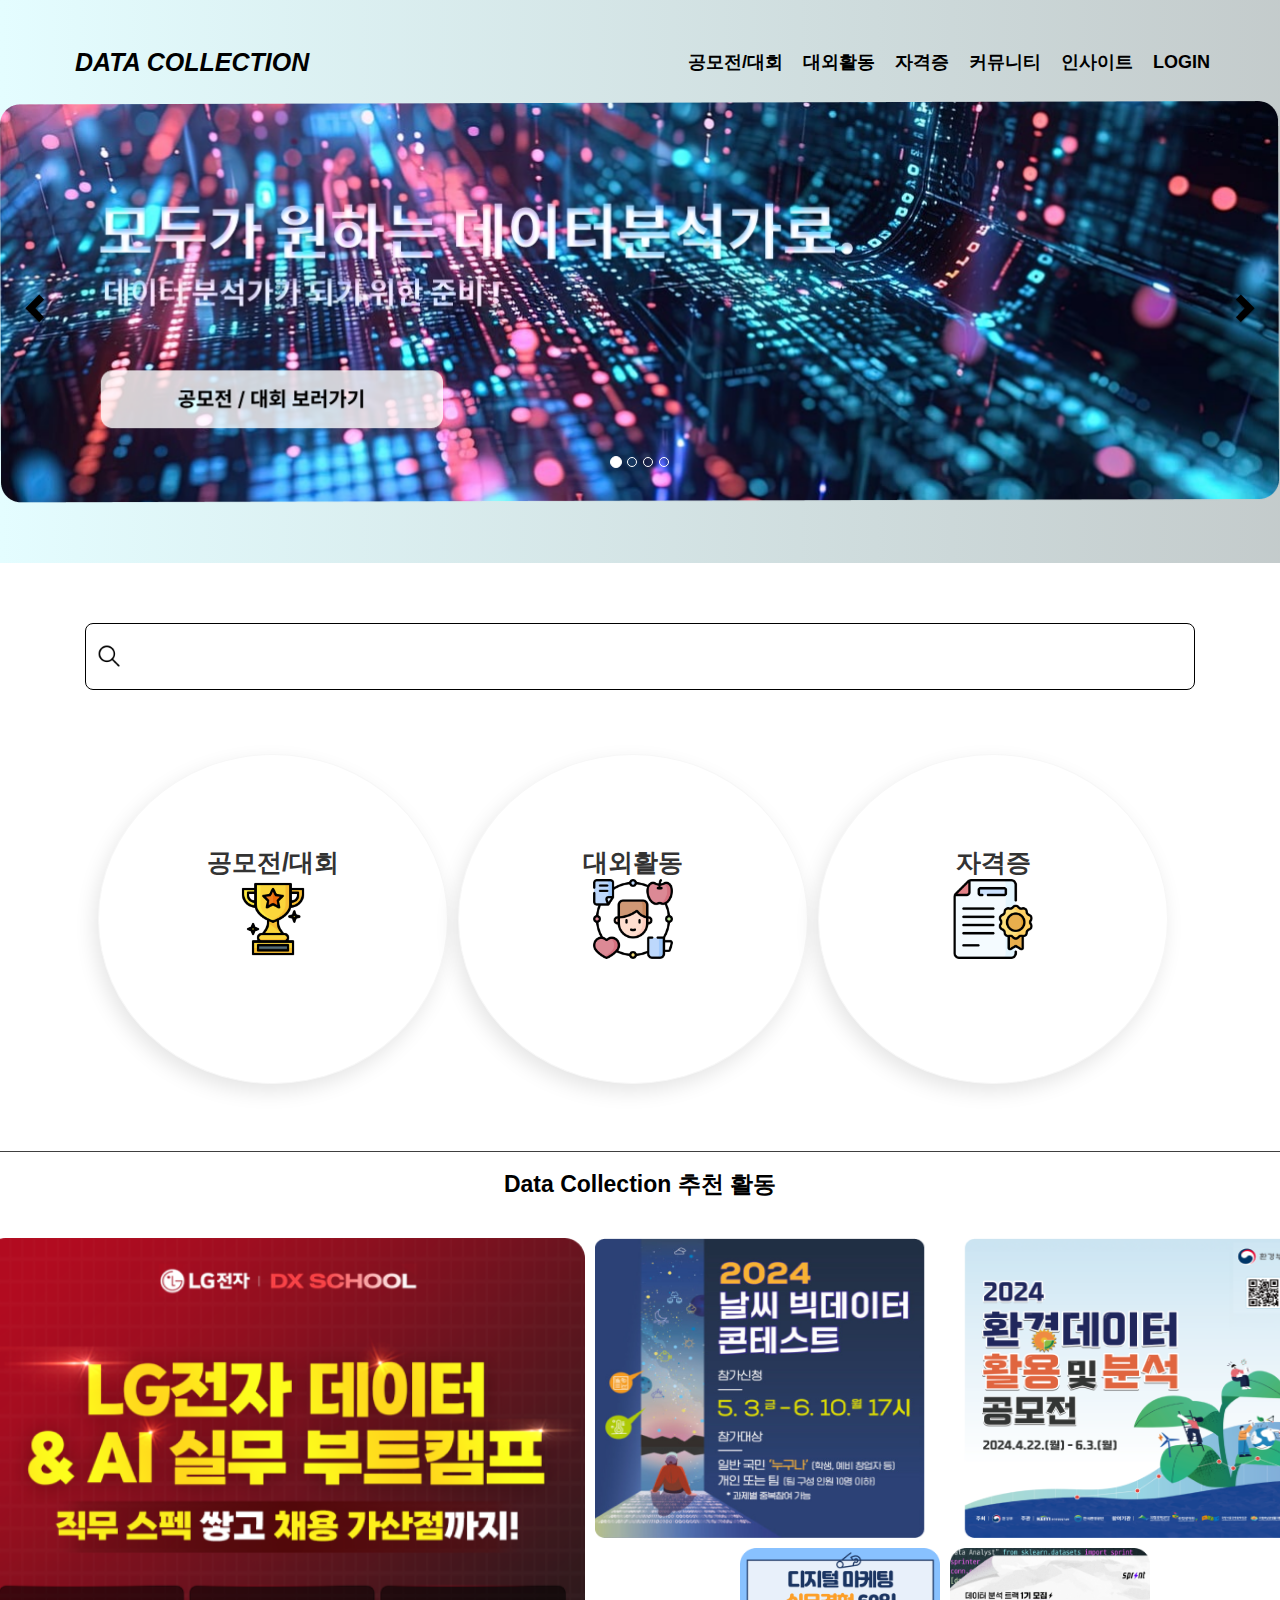
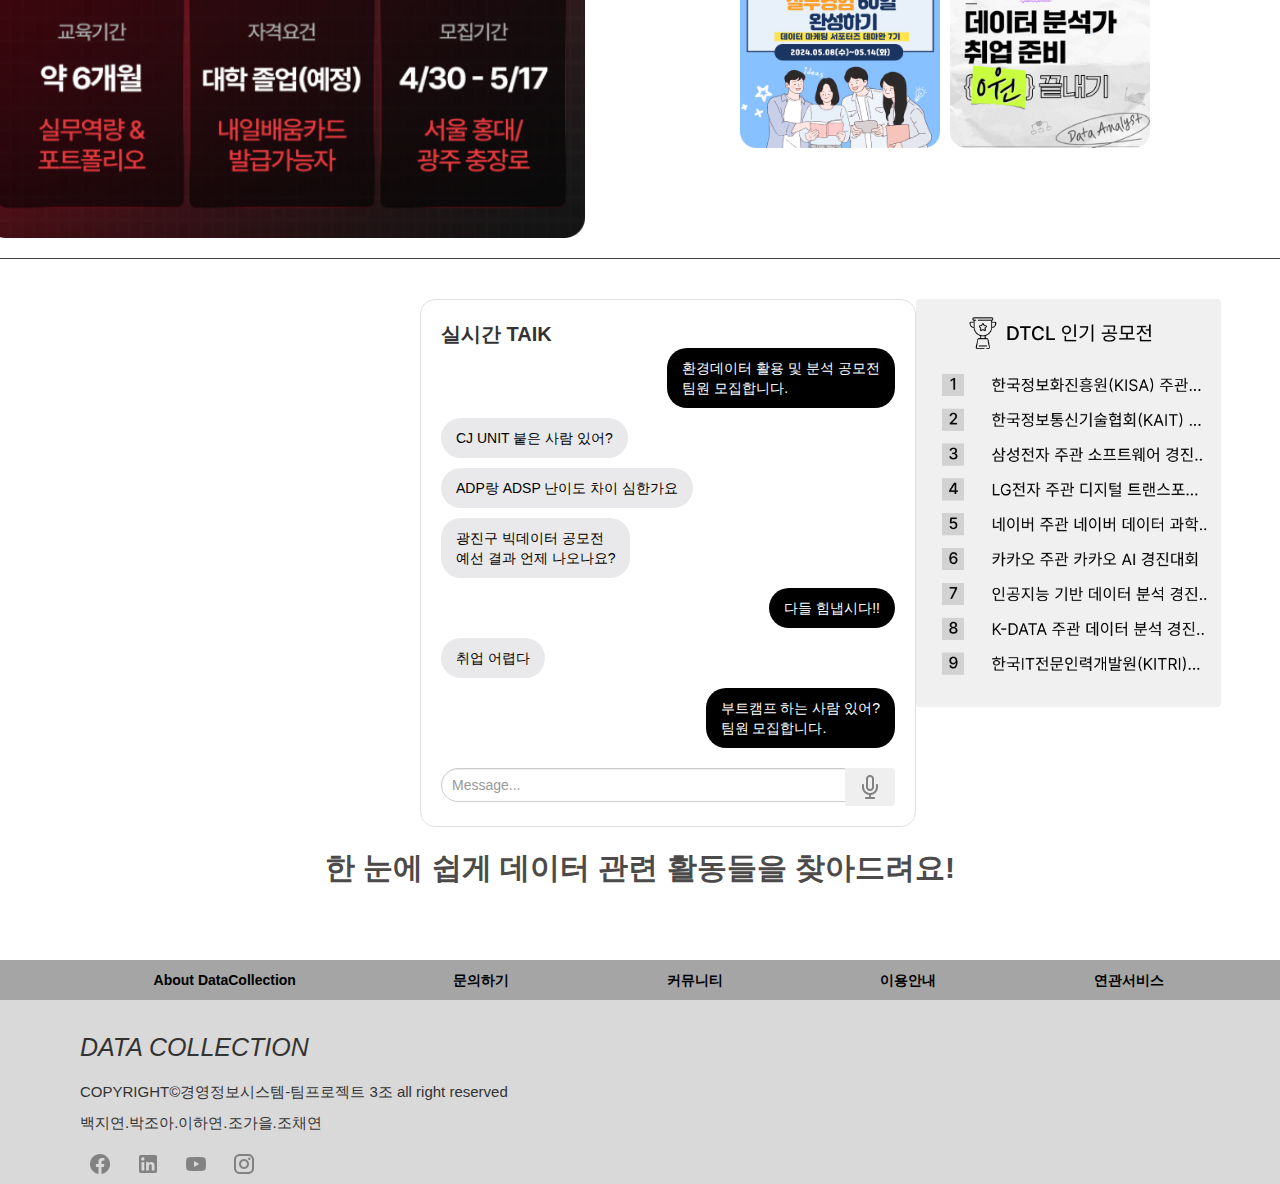
<file: index.html>
<!DOCTYPE html>
<html lang="ko">
  <head>
    <meta charset="UTF-8" />
    <meta name="viewport" content="width=device-width, initial-scale=1.0" />
    <title>DATA COLLECTION</title>
    <link rel="stylesheet" href="1page.css" />
    <script src="https://ajax.googleapis.com/ajax/libs/jquery/3.5.1/jquery.min.js"></script>
    <!-- Bootstrap CSS,자바스크립트 링크 -->
    <script src="https://maxcdn.bootstrapcdn.com/bootstrap/3.3.7/js/bootstrap.min.js"></script>
    <link
      rel="stylesheet"
      href="https://maxcdn.bootstrapcdn.com/bootstrap/3.3.7/css/bootstrap.min.css"
    />
  </head>

  <body>
    <div class="home-p-1">
      <div class="navigation bg-1">
        <div class="container">
          <span class="nav-title">DATA COLLECTION</span>
          <!-- 내비게이션 타이틀 -->
          <div class="menu-items">
            <!-- 각각 메뉴눌렀을 때 각 화면으로 이동하는 하이퍼링크 -->
            <a class="menu-item" href="3page.html">공모전/대회</a>
            <a class="menu-item" href="4page.html">대외활동</a>
            <a class="menu-item" href="5page.html">자격증</a>
            <a class="menu-item" href="6page.html">커뮤니티</a>
            <a class="menu-item" href="7page.html">인사이트</a>
            <a class="menu-item" href="2page.html">LOGIN</a>
          </div>
        </div>
      </div>
      <div id="myCarousel" class="carousel slide bg-1" data-ride="carousel">
        <!-- 캐러셀 슬라이더 -->
        <ol class="carousel-indicators">
          <li data-target="#myCarousel" data-slide-to="0" class="active"></li>
          <li data-target="#myCarousel" data-slide-to="1"></li>
          <li data-target="#myCarousel" data-slide-to="2"></li>
          <li data-target="#myCarousel" data-slide-to="3"></li>
        </ol>
        <!-- 캐러셀 슬라이더에 들어갈 이미지 -->
        <div class="carousel-inner" role="listbox">
          <div class="item active">
            <img src=" 네비게이션1.png" alt="네비게이션1" />
          </div>
          <div class="item">
            <img src=" 네비게이션2.png" alt="네비게이션2" />
          </div>
          <div class="item">
            <img src=" 네비게이션3.png" alt="네비게이션3" />
          </div>
          <div class="item">
            <img src=" 네비게이션4.png" alt="네비게이션4" />
          </div>
        </div>
        <!-- 캐러셀 화살표 -->
        <a
          class="left carousel-control"
          href="#myCarousel"
          role="button"
          data-slide="prev"
        >
          <span
            class="glyphicon glyphicon-chevron-left"
            aria-hidden="true"
          ></span>
          <span class="sr-only">Previous</span>
        </a>
        <a
          class="right carousel-control"
          href="#myCarousel"
          role="button"
          data-slide="next"
        >
          <span
            class="glyphicon glyphicon-chevron-right"
            aria-hidden="true"
          ></span>
          <span class="sr-only">Next</span>
        </a>
      </div>
    </div>
    <!-- 검색창 -->
    <div class="home-p-2">
      <div class="search-input-container">
        <div class="search-input">
          <img class="search" src=" search.png" alt="Search icon" />
          <span class="label">Search</span>
        </div>
      </div>
      <div class="cards">
        <div class="customer-quote">
          <div class="container-4">공모전/대회</div>
          <!-- 카드 제목 -->
          <div class="image"></div>
        </div>
        <div class="customer-quote-1">
          <div class="container-5">대외활동</div>
          <!-- 카드 제목 -->
          <div class="image"></div>
        </div>
        <div class="customer-quote-2">
          <div class="container-6">자격증</div>
          <!-- 카드 제목 -->
          <div class="image"></div>
        </div>
      </div>
      <div class="line-1"></div>
      <!-- 구분선 -->
      <div class="heading">
        <span class="data-collection">Data Collection 추천 활동</span>
        <!-- 섹션 헤딩 -->
      </div>
      <div class="container-7">
        <div class="group-5">
          <div class="left-container">
            <img
              class="icon-large"
              src=" 부트캠프 (2).png"
              alt="공모전 4"
            />
          </div>
          <div class="right-container">
            <div class="top-right">
              <img class="icon-wide" src="공모전1.png" alt="공모전 1" />
            </div>
            <div class="bottom-right">
              <img class="icon-small" src=" 공모전2.png" alt="공모전 2" />
              <img class="icon-small" src=" 공모전3.png" alt="공모전 3" />
            </div>
          </div>
        </div>
      </div>
      <div class="line-2"></div>
      <!-- 구분선 -->
      <div class="container-8">
        <div class="chat-container">
          <div class="talk">실시간 TAIK</div>
          <!-- 실시간 채팅 헤딩 -->
          <div class="chat-bubble sent">
            환경데이터 활용 및 분석 공모전<br />팀원 모집합니다.
          </div>
          <div class="chat-bubble received">CJ UNIT 붙은 사람 있어?</div>
          <div class="chat-bubble received">
            ADP랑 ADSP 난이도 차이 심한가요
          </div>
          <div class="chat-bubble received">
            광진구 빅데이터 공모전<br />예선 결과 언제 나오나요?
          </div>
          <div class="chat-bubble sent">다들 힘냅시다!!</div>
          <div class="chat-bubble received">취업 어렵다</div>
          <div class="chat-bubble sent">
            부트캠프 하는 사람 있어?<br />팀원 모집합니다.
          </div>
          <div class="input-group">
            <input type="text" class="form-control" placeholder="Message..." />
            <!-- 메시지 입력란 -->
            <span class="input-group-btn">
              <button class="btn btn-secondary" type="button">
                <img src=" p6_mic.png" />
              </button>
            </span>
          </div>
        </div>
        <div class="list-card">
          <div class="dctl"></div>
          <img class="dctl" src="공모전4.png" alt="공모전 4" />
        </div>
      </div>
      <div class="container-10">
        <div class="container-11"></div>
        한 눈에 쉽게 데이터 관련 활동들을 찾아드려요!
        <!-- 소개 텍스트 -->
      </div>
    </div>
    <!-- FOOTER -->
    <!-- footer_1-->
    <div class="bg-foot1">
      <a class="foot1-item">About DataCollection</a>
      <a class="foot1-item">문의하기</a>
      <a class="foot1-item" href="6page.html" >커뮤니티</a>
      <a class="foot1-item">이용안내</a>
      <a class="foot1-item">연관서비스</a>

    </div>
    <!-- footer_2 -->
    <div class="bg-foot2 ">
      <p class="foot2-DC">DATA COLLECTION</p>
      <p class="foot2-abc">
        COPYRIGHT&copy;경영정보시스템-팀프로젝트 3조 all right reserved</p>
      <p class="foot2-abc">백지연.박조아.이하연.조가을.조채연</p>
      <img src=" Social Icons.png" />
    </div>
  </body>
</html>
</file>
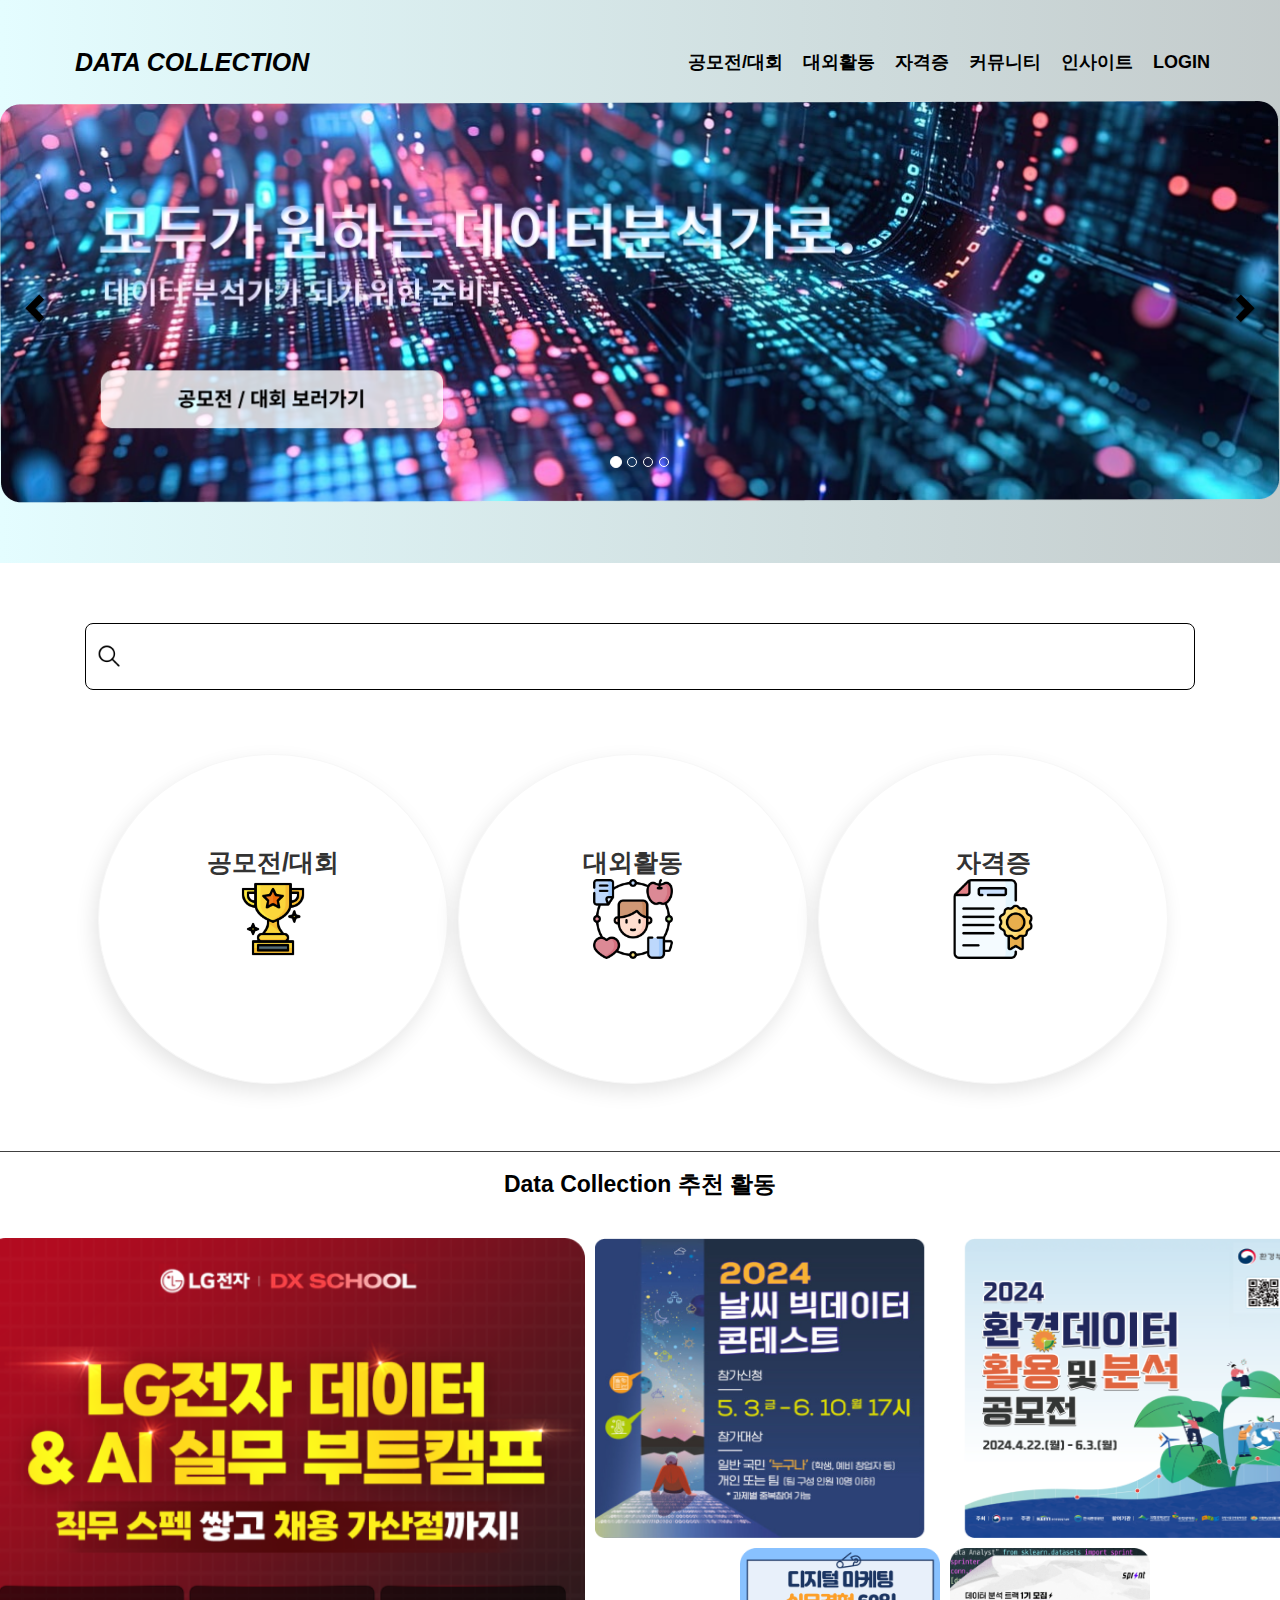
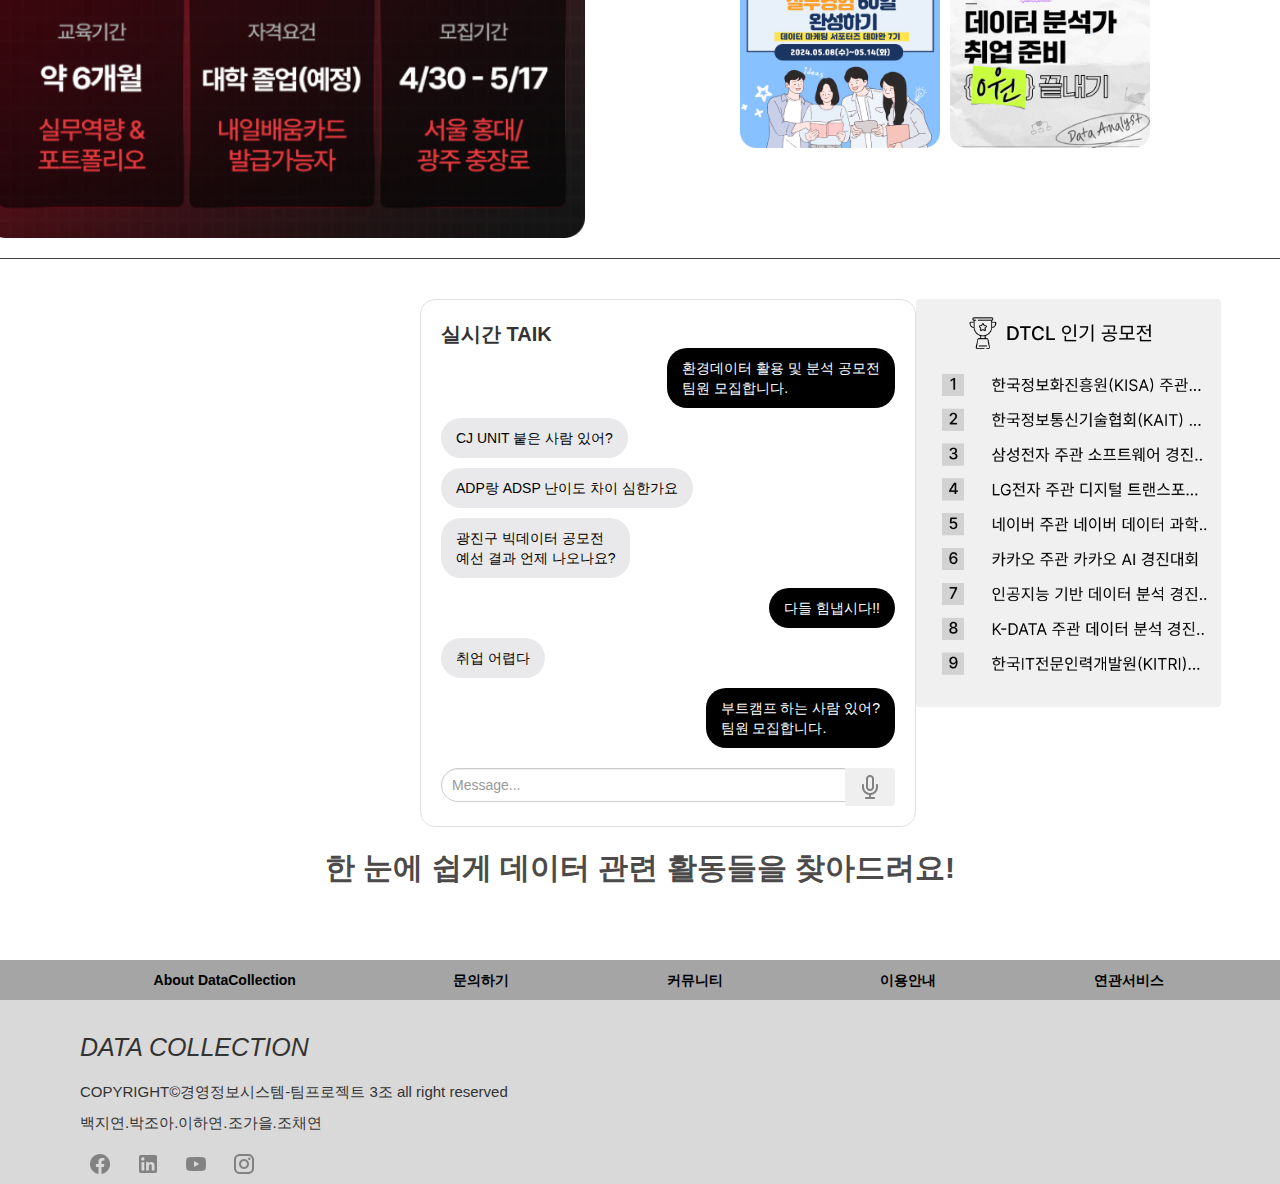
<file: 1page.html>
<!DOCTYPE html>
<html lang="ko">
  <head>
    <meta charset="UTF-8" />
    <meta name="viewport" content="width=device-width, initial-scale=1.0" />
    <title>DATA COLLECTION</title>
    <link rel="stylesheet" href="1page.css" />
    <script src="https://ajax.googleapis.com/ajax/libs/jquery/3.5.1/jquery.min.js"></script>
    <!-- Bootstrap CSS,자바스크립트 링크 -->
    <script src="https://maxcdn.bootstrapcdn.com/bootstrap/3.3.7/js/bootstrap.min.js"></script>
    <link
      rel="stylesheet"
      href="https://maxcdn.bootstrapcdn.com/bootstrap/3.3.7/css/bootstrap.min.css"
    />
  </head>

  <body>
    <div class="home-p-1">
      <div class="navigation bg-1">
        <div class="container">
          <span class="nav-title">DATA COLLECTION</span>
          <!-- 내비게이션 타이틀 -->
          <div class="menu-items">
            <!-- 각각 메뉴눌렀을 때 각 화면으로 이동하는 하이퍼링크 -->
            <a class="menu-item" href="3page.html">공모전/대회</a>
            <a class="menu-item" href="4page.html">대외활동</a>
            <a class="menu-item" href="5page.html">자격증</a>
            <a class="menu-item" href="6page.html">커뮤니티</a>
            <a class="menu-item" href="7page.html">인사이트</a>
            <a class="menu-item" href="2page.html">LOGIN</a>
          </div>
        </div>
      </div>
      <div id="myCarousel" class="carousel slide bg-1" data-ride="carousel">
        <!-- 캐러셀 슬라이더 -->
        <ol class="carousel-indicators">
          <li data-target="#myCarousel" data-slide-to="0" class="active"></li>
          <li data-target="#myCarousel" data-slide-to="1"></li>
          <li data-target="#myCarousel" data-slide-to="2"></li>
          <li data-target="#myCarousel" data-slide-to="3"></li>
        </ol>
        <!-- 캐러셀 슬라이더에 들어갈 이미지 -->
        <div class="carousel-inner" role="listbox">
          <div class="item active">
            <img src=" 네비게이션1.png" alt="네비게이션1" />
          </div>
          <div class="item">
            <img src=" 네비게이션2.png" alt="네비게이션2" />
          </div>
          <div class="item">
            <img src=" 네비게이션3.png" alt="네비게이션3" />
          </div>
          <div class="item">
            <img src=" 네비게이션4.png" alt="네비게이션4" />
          </div>
        </div>
        <!-- 캐러셀 화살표 -->
        <a
          class="left carousel-control"
          href="#myCarousel"
          role="button"
          data-slide="prev"
        >
          <span
            class="glyphicon glyphicon-chevron-left"
            aria-hidden="true"
          ></span>
          <span class="sr-only">Previous</span>
        </a>
        <a
          class="right carousel-control"
          href="#myCarousel"
          role="button"
          data-slide="next"
        >
          <span
            class="glyphicon glyphicon-chevron-right"
            aria-hidden="true"
          ></span>
          <span class="sr-only">Next</span>
        </a>
      </div>
    </div>
    <!-- 검색창 -->
    <div class="home-p-2">
      <div class="search-input-container">
        <div class="search-input">
          <img class="search" src=" search.png" alt="Search icon" />
          <span class="label">Search</span>
        </div>
      </div>
      <div class="cards">
        <div class="customer-quote">
          <div class="container-4">공모전/대회</div>
          <!-- 카드 제목 -->
          <div class="image"></div>
        </div>
        <div class="customer-quote-1">
          <div class="container-5">대외활동</div>
          <!-- 카드 제목 -->
          <div class="image"></div>
        </div>
        <div class="customer-quote-2">
          <div class="container-6">자격증</div>
          <!-- 카드 제목 -->
          <div class="image"></div>
        </div>
      </div>
      <div class="line-1"></div>
      <!-- 구분선 -->
      <div class="heading">
        <span class="data-collection">Data Collection 추천 활동</span>
        <!-- 섹션 헤딩 -->
      </div>
      <div class="container-7">
        <div class="group-5">
          <div class="left-container">
            <img
              class="icon-large"
              src=" 부트캠프 (2).png"
              alt="공모전 4"
            />
          </div>
          <div class="right-container">
            <div class="top-right">
              <img class="icon-wide" src="공모전1.png" alt="공모전 1" />
            </div>
            <div class="bottom-right">
              <img class="icon-small" src=" 공모전2.png" alt="공모전 2" />
              <img class="icon-small" src=" 공모전3.png" alt="공모전 3" />
            </div>
          </div>
        </div>
      </div>
      <div class="line-2"></div>
      <!-- 구분선 -->
      <div class="container-8">
        <div class="chat-container">
          <div class="talk">실시간 TAIK</div>
          <!-- 실시간 채팅 헤딩 -->
          <div class="chat-bubble sent">
            환경데이터 활용 및 분석 공모전<br />팀원 모집합니다.
          </div>
          <div class="chat-bubble received">CJ UNIT 붙은 사람 있어?</div>
          <div class="chat-bubble received">
            ADP랑 ADSP 난이도 차이 심한가요
          </div>
          <div class="chat-bubble received">
            광진구 빅데이터 공모전<br />예선 결과 언제 나오나요?
          </div>
          <div class="chat-bubble sent">다들 힘냅시다!!</div>
          <div class="chat-bubble received">취업 어렵다</div>
          <div class="chat-bubble sent">
            부트캠프 하는 사람 있어?<br />팀원 모집합니다.
          </div>
          <div class="input-group">
            <input type="text" class="form-control" placeholder="Message..." />
            <!-- 메시지 입력란 -->
            <span class="input-group-btn">
              <button class="btn btn-secondary" type="button">
                <img src=" p6_mic.png" />
              </button>
            </span>
          </div>
        </div>
        <div class="list-card">
          <div class="dctl"></div>
          <img class="dctl" src="공모전4.png" alt="공모전 4" />
        </div>
      </div>
      <div class="container-10">
        <div class="container-11"></div>
        한 눈에 쉽게 데이터 관련 활동들을 찾아드려요!
        <!-- 소개 텍스트 -->
      </div>
    </div>
    <!-- FOOTER -->
    <!-- footer_1-->
    <div class="bg-foot1">
      <a class="foot1-item">About DataCollection</a>
      <a class="foot1-item">문의하기</a>
      <a class="foot1-item" href="6page.html" >커뮤니티</a>
      <a class="foot1-item">이용안내</a>
      <a class="foot1-item">연관서비스</a>

    </div>
    <!-- footer_2 -->
    <div class="bg-foot2 ">
      <p class="foot2-DC">DATA COLLECTION</p>
      <p class="foot2-abc">
        COPYRIGHT&copy;경영정보시스템-팀프로젝트 3조 all right reserved</p>
      <p class="foot2-abc">백지연.박조아.이하연.조가을.조채연</p>
      <img src=" Social Icons.png" />
    </div>
  </body>
</html>
</file>
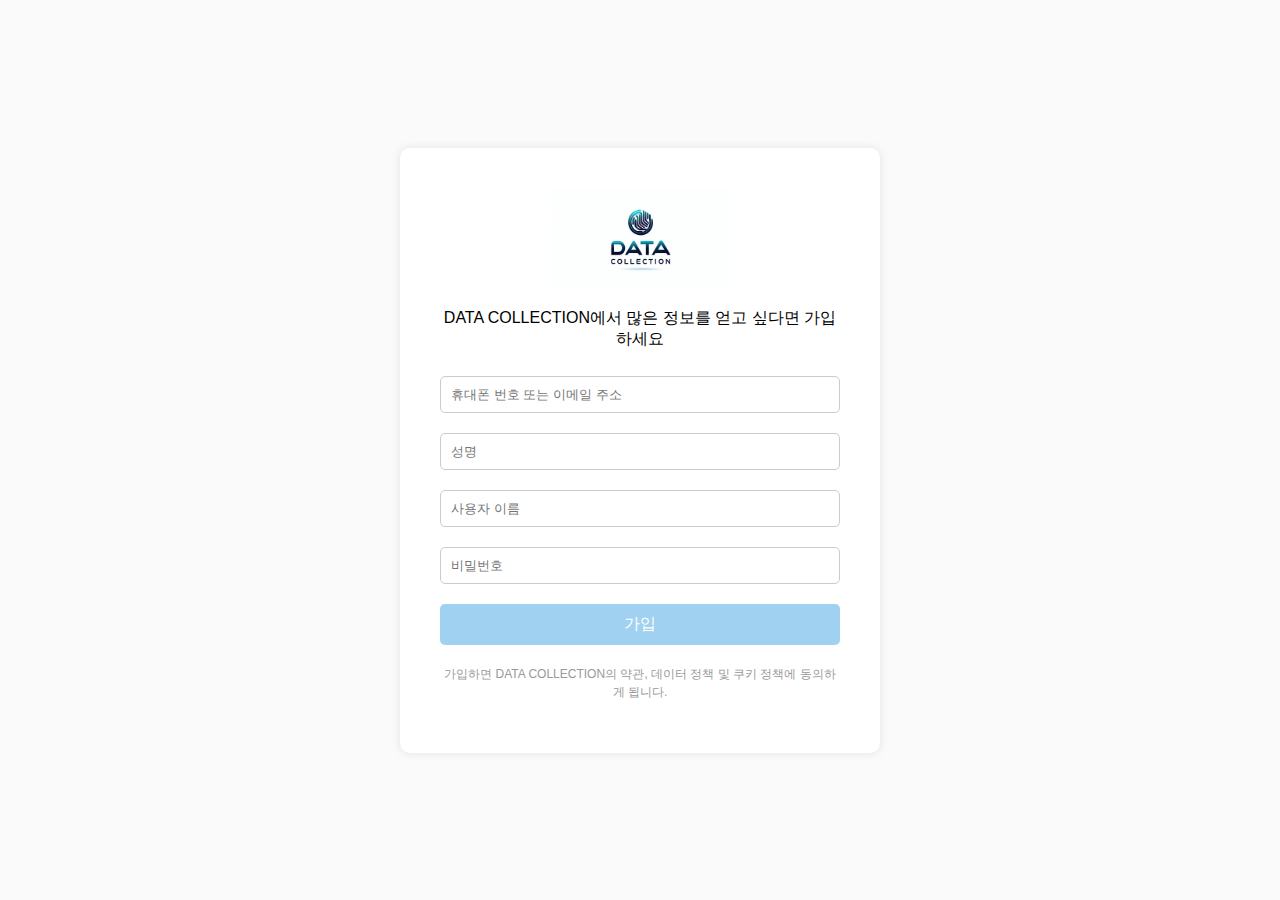
<file: 2page.html>
<!DOCTYPE html>
<html lang="ko">
  <head>
    <meta charset="UTF-8" />
    <title>가입하기</title>
    <link rel="stylesheet" href="2page.css" />
  </head>
  <body>
    <div class="signupBox">
      <a href="1page.html">
        <!-- 이미지 눌렀을 때 홈화면으로 이동 -->
        <img src="data collection.webp" alt="로고" class="logo" />
      </a>
      <p>DATA COLLECTION에서 많은 정보를 얻고 싶다면 가입하세요</p>
      <form class="signupForm">
        <!-- 가입폼 -->
        <input
          type="text"
          class="phoneOrEmail"
          placeholder="휴대폰 번호 또는 이메일 주소"
        />
        <input type="text" class="fullname" placeholder="성명" />
        <input type="text" class="username" placeholder="사용자 이름" />
        <input type="password" class="password" placeholder="비밀번호" />
        <button type="submit" disabled class="disabled">가입</button>
      </form>
      <p class="policy">
        가입하면 DATA COLLECTION의 약관, 데이터 정책 및 쿠키 정책에 동의하게
        됩니다.
      </p>
    </div>
  </body>
</html>
</file>
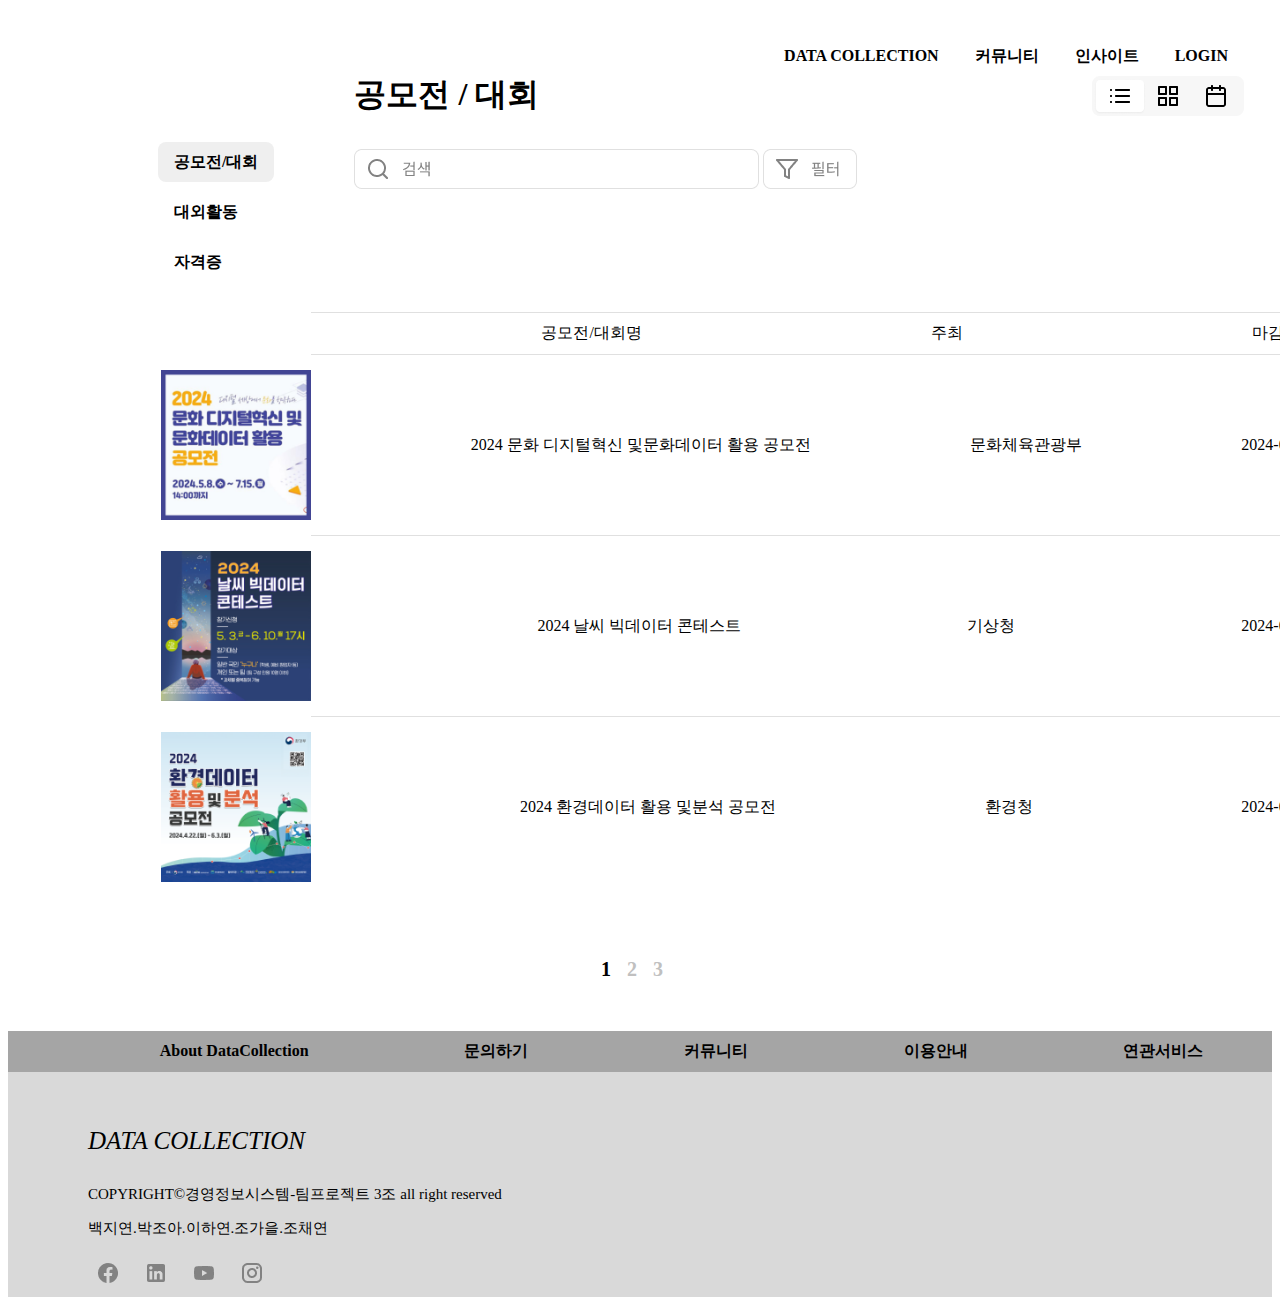
<file: 3page.html>
<!DOCTYPE html>
<html lang="ko">
  <head>
    <meta charset="UTF-8" />
    <meta name="viewport" content="width=device-width, initial-scale=1.0" />
    <title>공모전/대회 DataCollection</title>
    <link rel="stylesheet" href="3page.css" />
    <link
      rel="stylesheet"
      href="https://cdnjs.cloudflare.com/ajax/libs/font-awesome/6.2.0/css/all.min.css"/>
    <script src="https://ajax.googleapis.com/ajax/libs/jquery/3.5.1/jquery.min.js"></script>
    <script src="https://maxcdn.bootstrapcdn.com/bootstrap/3.3.7/js/bootstrap.min.js"></script>
  </head>

  <body>
    <!-- HEADER -->
    <!-- 홈이동, 커뮤니티, 인사이트, 로그인 이동(action)-->
    <div class="container_p345">
      <div class="menu-items">
        <a class="menu-item" href="1page.html">DATA COLLECTION</a>
        <a class="menu-item" href="6page.html">커뮤니티</a>
        <a class="menu-item" href="7page.html">인사이트</a>
        <a class="menu-item" href="2page.html">LOGIN</a>
      </div>
    </div>
    <!-- 왼쪽 컨데이너 (action) -->
    <div class="container">
      <div class="sidebar">
        <a class="menu-item active" href="3page.html">공모전/대회</a>
        <a class="menu-item" href="4page.html">대외활동</a>
        <a class="menu-item" href="5page.html">자격증</a>
      </div>
      <!-- PAGE_NAME_HEADER , SEARCH , FILTER -->
      <div class="header">
        <h1>공모전 / 대회</h1>
        <div class="search-filter">
          <img src=" p345_Search.png" />
          <img src=" p345_filter.png"/>
          </div>
        </div>
      </div>
      <!-- 오른쪽 아이콘들 -->
      <div class="header-icons">
        <img class="p345_header_icons" src=" p345_header_icons.png">
      </div>
    </div>

    <!-- MAIN_CONTENT , 표 상단 / list header -->
    <div class="main-content">
      <div class="images"></div>
      <div class="list">
        <div class="list-header">
          <span>공모전/대회명</span>
          <span>주최</span>
          <span>마감일자</span>
        </div>
        <!-- LIST ITEMS 표 안 정보(사진/활동이름/주최/마감일자 ) -->
        <div class="list-item">
          <img class="icon4" src=" 공1.png" />
          <span>2024 문화 디지털혁신 및문화데이터 활용 공모전</span>
          <span>문화체육관광부</span>
          <span>2024-07-15</span>
        </div>
        <div class="list-item">
          <img class="icon5" src=" 공2.png" />
          <span>2024 날씨 빅데이터 콘테스트</span>
          <span>기상청</span>
          <span>2024-06-10</span>
        </div>
        <div class="list-item">
          <img class="icon6" src=" 공3.png" />
          <span>2024 환경데이터 활용 및분석 공모전</span>
          <span>환경청</span>
          <span>2024-06-03</span>
        </div>
      </div>
    </div>
    <!-- page_num -->
    <div class="pagination">
      <span class="page-number active">1</span>
      <span class="page-number">2</span>
      <span class="page-number">3</span>
    </div>
    <!-- FOOTER -->
    <!-- footer_1-->
    <div class="bg-foot1">
      <a class="foot1-item">About DataCollection</a>
      <a class="foot1-item">문의하기</a>
      <a class="foot1-item" href="6page.html" >커뮤니티</a>
      <a class="foot1-item">이용안내</a>
      <a class="foot1-item">연관서비스</a>

    </div>
    <!-- footer_2 -->
    <div class="bg-foot2 ">
      <p class="foot2-DC">DATA COLLECTION</p>
      <p class="foot2-abc">
        COPYRIGHT&copy;경영정보시스템-팀프로젝트 3조 all right reserved</p>
      <p class="foot2-abc">백지연.박조아.이하연.조가을.조채연</p>
      <img src=" Social Icons.png" />
    </div>
  </body>
</html>
</file>
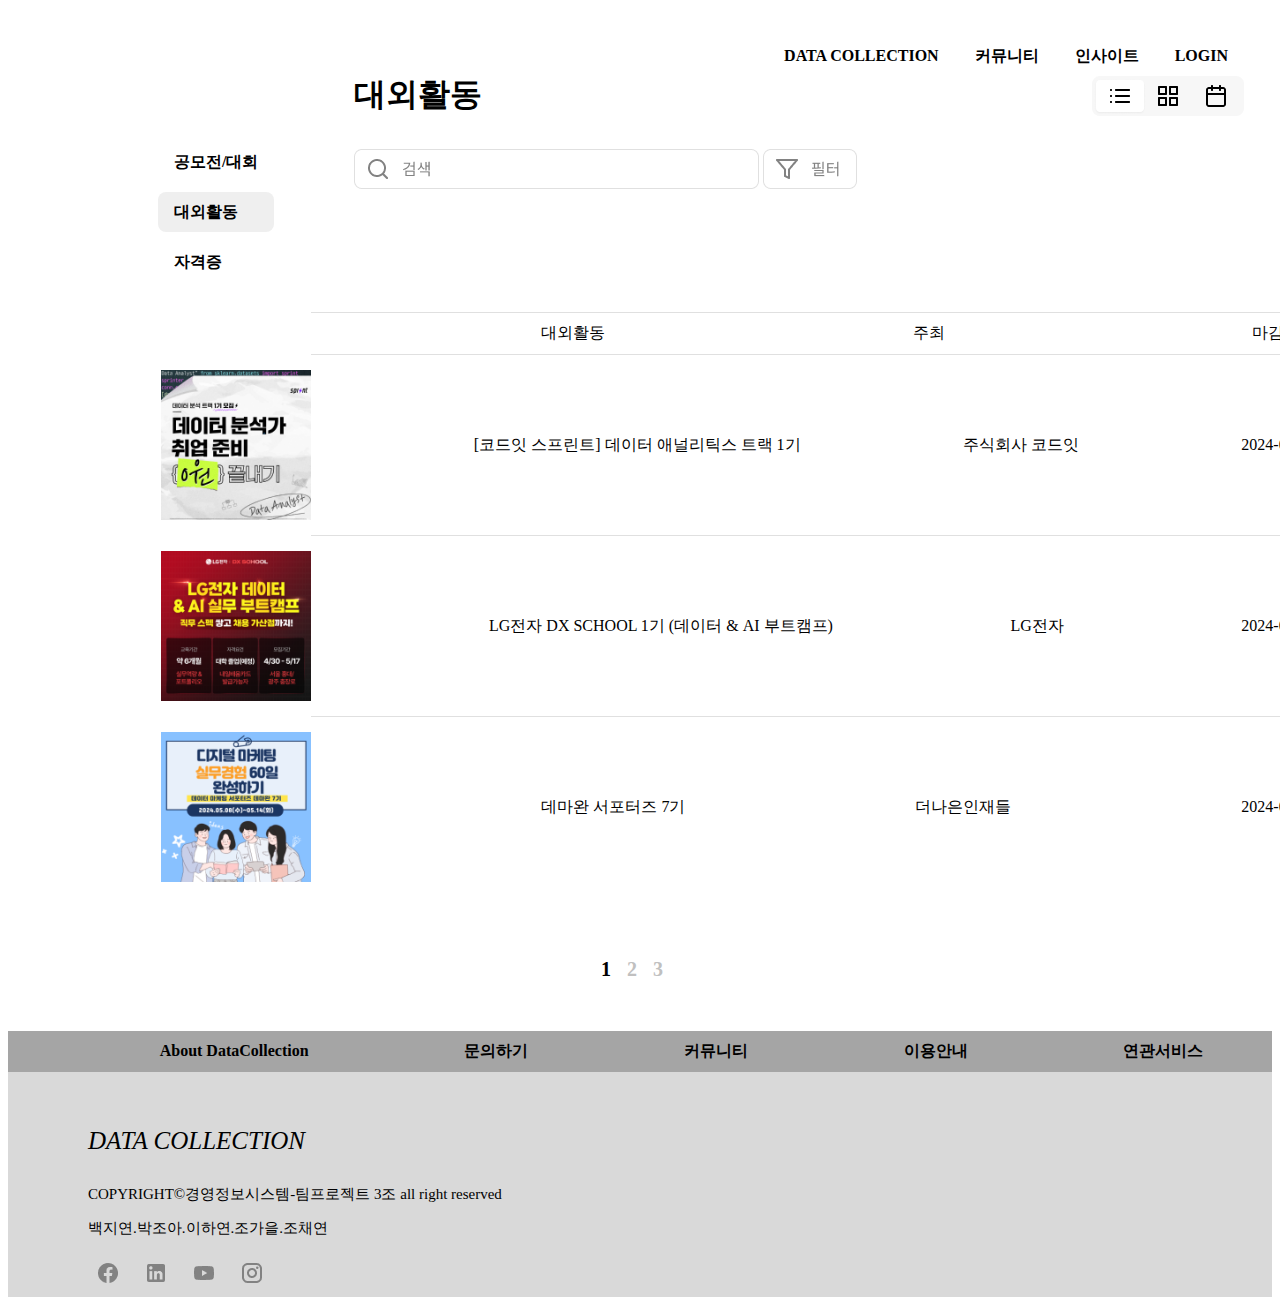
<file: 4page.html>
<!DOCTYPE html>
<html lang="en">
  <head>
    <meta charset="UTF-8" />
    <meta name="viewport" content="width=device-width, initial-scale=1.0" />
    <title>대외활동 DataCollection</title>
    <link rel="stylesheet" href="4page.css" />
    <link
      rel="stylesheet"
      href="https://cdnjs.cloudflare.com/ajax/libs/font-awesome/6.2.0/css/all.min.css"
    />
  </head>

  <body>
    <!-- HEADER -->
    <!-- 홈이동, 커뮤니티, 인사이트, 로그인 이동(action)-->
    <div class="container_p345">
      <div class="menu-items">
        <a class="menu-item" href="1page.html">DATA COLLECTION</a>
        <a class="menu-item" href="6page.html">커뮤니티</a>
        <a class="menu-item" href="7page.html">인사이트</a>
        <a class="menu-item" href="2page.html">LOGIN</a>
      </div>
    </div>
    <!-- 왼쪽 컨데이너 (action) -->
    <div class="container">
      <div class="sidebar">
        <a class="menu-item" href="3page.html">공모전/대회</a>
        <a class="menu-item active" href="4page.html">대외활동</a>
        <a class="menu-item" href="5page.html">자격증</a>
      </div>
      <!-- PAGE_NAME_HEADER , SEARCH , FILTER -->
      <div class="header">
        <h1>대외활동</h1>
        <div class="search-filter">
          <img src=" p345_Search.png" />
          <img src=" p345_filter.png"/>
          </div>
        </div>
      </div>
      <!-- 오른쪽 아이콘들 -->
      <div class="header-icons">
        <img class="p345_header_icons" src=" p345_header_icons.png">
      </div>
    </div>

    <!-- MAIN_CONT -->
    <!-- MAIN_CONTENT , 표 상단 / list header -->
    <div class="main-content">
      <div class="images"></div>
      <div class="list">
        <div class="list-header">
          <span>대외활동</span>
          <span>주최</span>
          <span>마감일자</span>
        </div>
        <!-- LIST ITEMS 표 안 정보(사진/활동이름/주최/마감일자 ) -->
        <div class="list-item">
          <img class="icon4" src=" 대외활동1.png" />
          <span>[코드잇 스프린트] 데이터 애널리틱스 트랙 1기</span>
          <span>주식회사 코드잇</span>
          <span>2024-06-04</span>
        </div>
        <div class="list-item">
          <img class="icon5" src=" 대외활동2.png" />

          <span>LG전자 DX SCHOOL 1기 (데이터 & AI 부트캠프)</span>
          <span>LG전자</span>
          <span>2024-06-10</span>
        </div>
        <div class="list-item">
          <img class="icon6" src=" 대외활동3.png" />
          <span>데마완 서포터즈 7기 </span>
          <span>더나은인재들</span>
          <span>2024-05-14</span>
        </div>
      </div>
    </div>
    <!-- page_num -->
    <div class="pagination">
      <span class="page-number active">1</span>
      <span class="page-number">2</span>
      <span class="page-number">3</span>
    </div>

    <!-- FOOTER -->
    <!-- footer_1-->
    <div class="bg-foot1">
      <a class="foot1-item">About DataCollection</a>
      <a class="foot1-item">문의하기</a>
      <a class="foot1-item" href="6page.html" >커뮤니티</a>
      <a class="foot1-item">이용안내</a>
      <a class="foot1-item">연관서비스</a>

    </div>
    <!-- footer_2 -->
    <div class="bg-foot2 ">
      <p class="foot2-DC">DATA COLLECTION</p>
      <p class="foot2-abc">
        COPYRIGHT&copy;경영정보시스템-팀프로젝트 3조 all right reserved</p>
      <p class="foot2-abc">백지연.박조아.이하연.조가을.조채연</p>
      <img src=" Social Icons.png" />
    </div>
  </body>
</html>
</file>
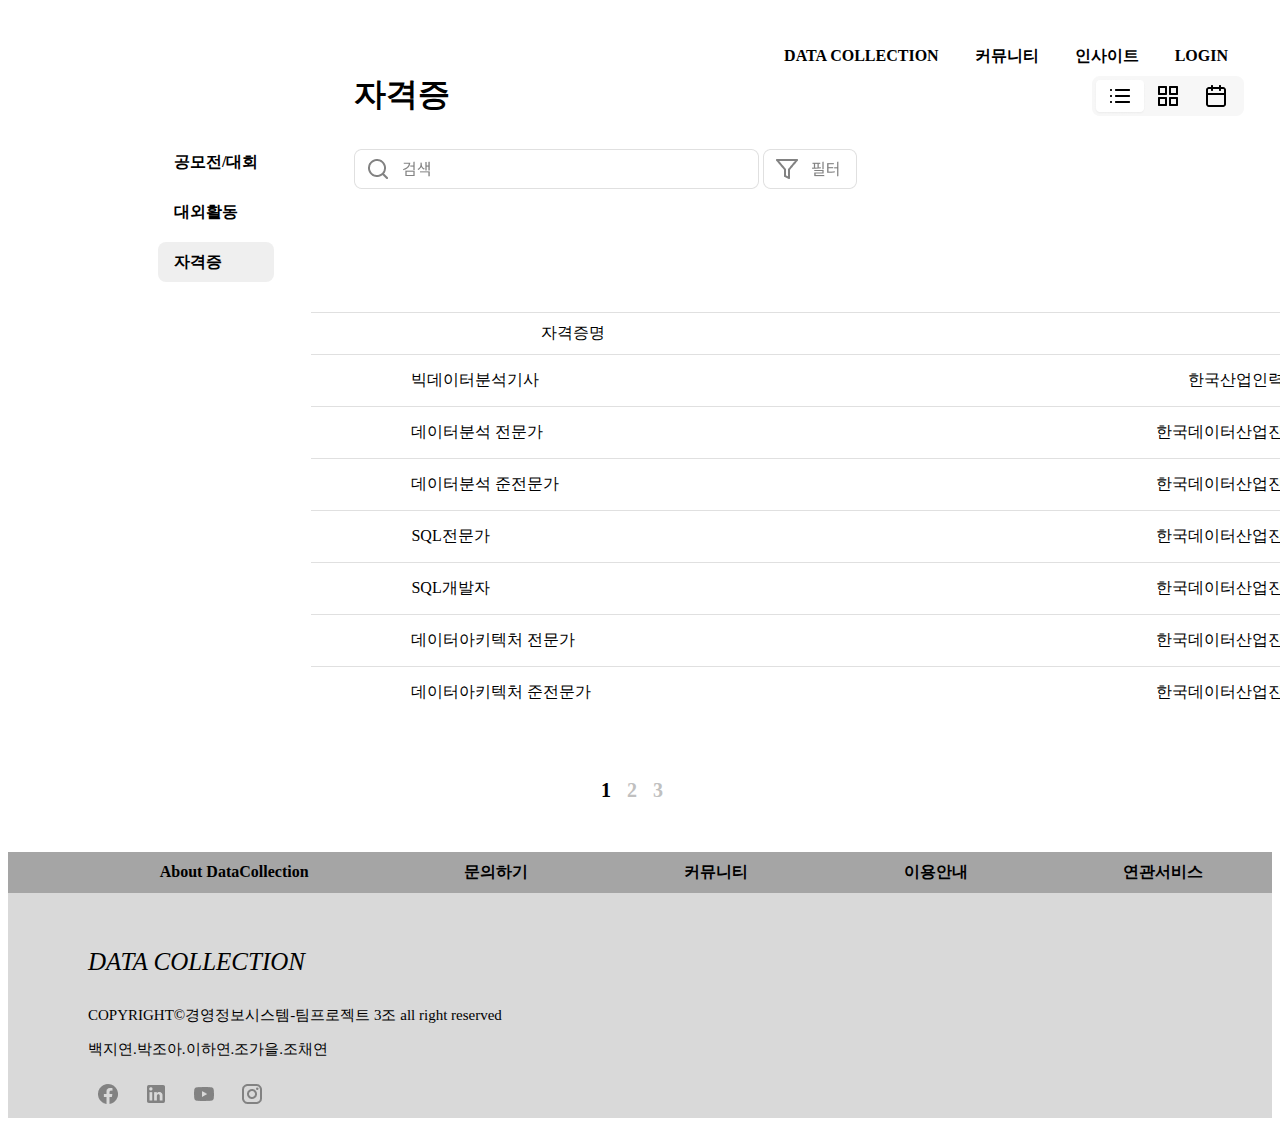
<file: 5page.html>
<!DOCTYPE html>
<html lang="en">
  <head>
    <meta charset="UTF-8" />
    <meta name="viewport" content="width=device-width, initial-scale=1.0" />
    <title>자격증 DATA COLLECTION</title>
    <link rel="stylesheet" href="3page.css" />
    <link
      rel="stylesheet"
      href="https://cdnjs.cloudflare.com/ajax/libs/font-awesome/6.2.0/css/all.min.css"/>
    <script src="https://ajax.googleapis.com/ajax/libs/jquery/3.5.1/jquery.min.js"></script>
    <script src="https://maxcdn.bootstrapcdn.com/bootstrap/3.3.7/js/bootstrap.min.js"></script>
  </head>

  <body>
    <!-- HEADER -->
    <!-- 홈이동, 커뮤니티, 인사이트, 로그인 이동(action)-->
    <div class="container_p345">
      <div class="menu-items">
        <a class="menu-item" href="1page.html">DATA COLLECTION</a>
        <a class="menu-item" href="6page.html">커뮤니티</a>
        <a class="menu-item" href="7page.html">인사이트</a>
        <a class="menu-item" href="2page.html">LOGIN</a>
      </div>
    </div>
    <!-- 왼쪽 컨데이너 (action) -->
    <div class="container">
      <div class="sidebar">
        <a class="menu-item" href="3page.html">공모전/대회</a>
        <a class="menu-item" href="4page.html">대외활동</a>
        <a class="menu-item active" href="5page.html">자격증</a>
      </div>
      <div class="header">
        <h1>자격증</h1>
        <div class="search-filter">
          <img src=" p345_Search.png" />
          <img src=" p345_filter.png"/>
          </div>
        </div>
      </div>
      <!-- 오른쪽 아이콘들 -->
      <div class="header-icons">
        <img class="p345_header_icons" src=" p345_header_icons.png">
      </div>
    </div>

    <!-- MAIN_CONTENT , 표 상단 / list header -->
    <div class="main-content">
      <div class="images"></div>

      <div class="list">
        <div class="list-header">
          <span>자격증명</span>
          <span>주최</span>
        </div>
        <!-- LIST ITEMS 표 안 정보(사진/활동이름/주최/마감일자 ) -->
        <div class="list-item">
          <span>빅데이터분석기사</span>
          <span>한국산업인력공단</span>
        </div>
        <div class="list-item">
          <span>데이터분석 전문가</span>
          <span>한국데이터산업진흥원</span>
        </div>
        <div class="list-item">
          <span>데이터분석 준전문가</span>
          <span>한국데이터산업진흥원</span>
        </div>

        <div class="list-item">
          <span>SQL전문가</span>
          <span>한국데이터산업진흥원</span>
        </div>

        <div class="list-item">
          <span>SQL개발자</span>
          <span>한국데이터산업진흥원</span>
        </div>
        <div class="list-item">
          <span>데이터아키텍처 전문가</span>
          <span>한국데이터산업진흥원</span>
        </div>
        <div class="list-item">
          <span>데이터아키텍처 준전문가</span>
          <span>한국데이터산업진흥원</span>
        </div>
      </div>
    </div>
    
    <!-- page_num -->
    <div class="pagination">
      <span class="page-number active">1</span>
      <span class="page-number">2</span>
      <span class="page-number">3</span>
    </div>
    <!-- FOOTER -->
    <!-- footer_1-->
    <div class="bg-foot1">
      <a class="foot1-item">About DataCollection</a>
      <a class="foot1-item">문의하기</a>
      <a class="foot1-item" href="6page.html" >커뮤니티</a>
      <a class="foot1-item">이용안내</a>
      <a class="foot1-item">연관서비스</a>

    </div>
    <!-- footer_2 -->
    <div class="bg-foot2 ">
      <p class="foot2-DC">DATA COLLECTION</p>
      <p class="foot2-abc">
        COPYRIGHT&copy;경영정보시스템-팀프로젝트 3조 all right reserved</p>
      <p class="foot2-abc">백지연.박조아.이하연.조가을.조채연</p>
      <img src=" Social Icons.png" />
    </div>
  </body>
</html>
</file>
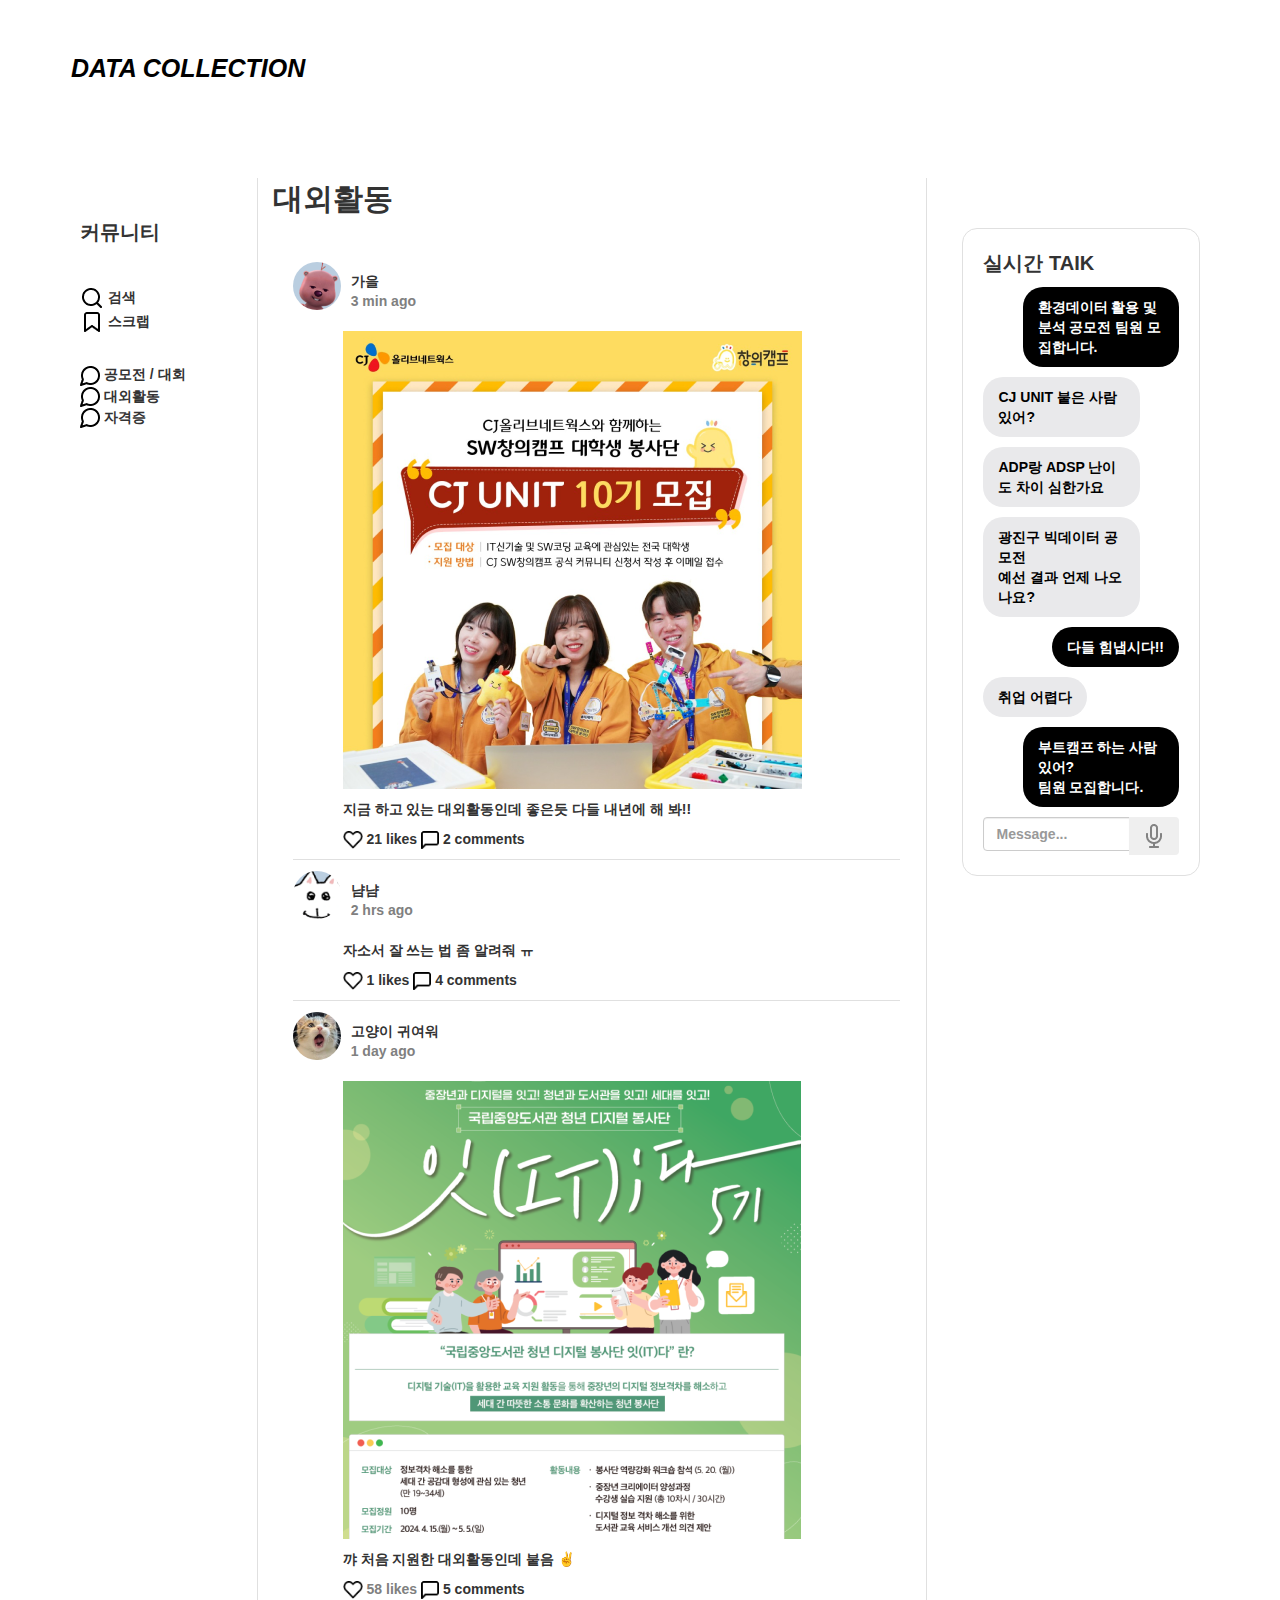
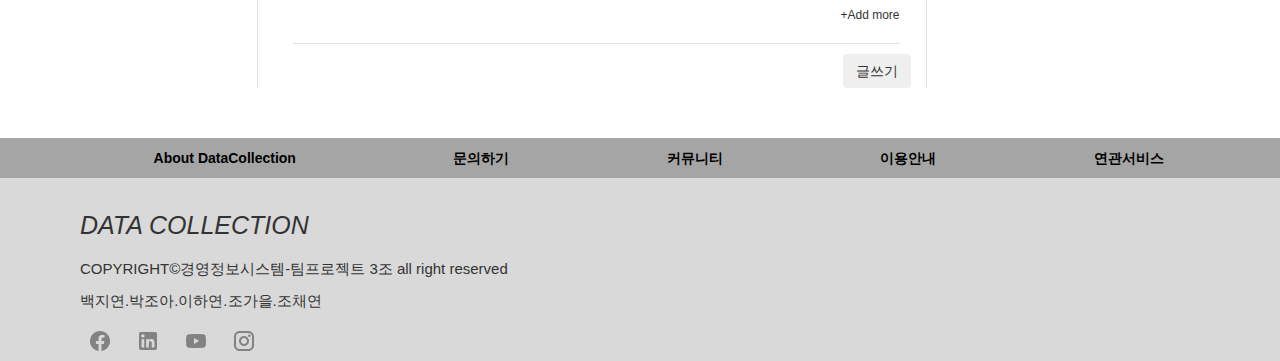
<file: 6page.html>
<!DOCTYPE html>
<html>

<head>
  <meta charset="UTF-8" />
  <meta name="viewport" content="width=device-width, initial-scale=1.0" />
  <title>커뮤니티 DataCollection</title>
  <link rel="stylesheet" href="6page.css" />
  <link rel="stylesheet" href="https://maxcdn.bootstrapcdn.com/bootstrap/3.4.1/css/bootstrap.min.css" />
</head>

<body>
  <!-- Navigation Bar -->
  <div class="navbar">
    <a href="1page.html" class="DATACOLLECION_HOME">DATA COLLECTION</a>
  </div>
  <!-- Main Content -->
  <div class="content">
    <div class="row">
      <div class="col-md-2">
        <div class="SECTION1">
          <div class="TEXT_COMMUNITY">커뮤니티</div> <!-- <<<<-커뮤니티 FONT header -->
          <!-- SECTION1_카테고리_검색, 스크랩 탭 -->
          <div class="CATEGORY">
            <div class="category1-1">
              <img src=" p6_icon1.png" />
              <span>검색</span>
            </div>
            <div class="category1-2">
              <img src=" p6_icon2.png" />
              <span>스크랩</span>
            </div>
          </div>
          <!-- SECTION1_카테고리_공모전/대회,대외활동,자격증 탭-->
          <div class="CATEGORY">
            <div class="category2-1">
              <img src=" p6_icon3.png" />
              <span>공모전 / 대회</span>
            </div>
            <div class="category2-2">
              <img src=" p6_icon3.png" />
              <span">대외활동</span>
            </div>
            <div class="category2-3">
              <img src=" p6_icon3.png" />
              <span>자격증</span>
            </div>
          </div>
        </div>
      </div>
      <!-- SECTION2 -POST 부분 -->
      <!-- 대외활동 HEADER -->
      <div class="col-md-7 border-l">
        <div class="HEADER_ACTIVITY">대외활동</div>
        <!-- 피드 부분 -->
        <!-- 피드1_가을 -->
        <div class="post-container">
          <div class="post-header">
            <img src=" p6_pf1.png" class="profile-img" />
            <div class="post-header-text">
              <div>가을</div>
              <div class="text_hour">3 min ago</div>
            </div>
          </div>
          <div>
            <img src=" p6_community1.png" class="post_text" />
            <div class="post_text">
              지금 하고 있는 대외활동인데 좋은듯 다들 내년에 해 봐!!
            </div>
            <div class=" post_text">
              <img src=" p6_likes.png"  width="20" height="18" />
              <span class="mr-4">21 likes</span>
              <img src=" p6_comments.png"  width="18" height="18" />
              <span>2 comments</span>
            </div>
          </div>
        </div>
        <!-- 피드2_냠냠 -->
        <div class="post-container ">
          <div class="post-header">
            <img src=" p6_pf2.png" class="profile-img" />
            <div class="post-header-text">
              <div>냠냠</div>
              <div class="text_hour">2 hrs ago</div>
            </div>
          </div>
          <div class="post_text">자소서 잘 쓰는 법 좀 알려줘 ㅠ</div>
          <div class="post_text">
            <img src=" p6_likes.png" width="20" height="18" />
            <span >1 likes</span>
            <img src=" p6_comments.png" width="18" height="18" />
            <span>4 comments</span>
          </div>
        </div>
        <!-- 피드3_고양이 귀여워 -->
        <div class="post-container">
          <div class="post-header">
            <img src=" p6_pf3.png" class="profile-img" />
            <div class="post-header-text">
              <div>고양이 귀여워</div>
              <div class="text_hour">1 day ago</div>
            </div>
          </div>
          <div>
            <img src=" p6_community2.png" class=" post_text" />
            <div class="post_text">꺄 처음 지원한 대외활동인데 붙음 ✌️</div>
            <div class="post_text">
              <img src=" p6_likes.png"   width="20" height="18" />
              <span class="text_hour">58 likes</span>
              <img src=" p6_comments.png"   width="18" height="18" />
              <span>5 comments</span>
            </div>
            <div class="text-right">
              <h6>+Add more</h6>
            </div>
          </div>
        </div>

        <!-- 글쓰기 버튼 -->
        <div class="button">
          <button class="btn btn-secondary">글쓰기</button>
        </div>
      </div>

      <!-- 실시간 TALK -->
      <div class="col-md-3">
        <div class="space_b"></div>
        <div class="chat-container">
          <div class="txt_talk">실시간 TAIK</div>
          <div class="chat-bubble sent">환경데이터 활용 및 분석 공모전 팀원 모집합니다.</div>
          <div class="chat-bubble received">CJ UNIT 붙은 사람 있어?</div>
          <div class="chat-bubble received">ADP랑 ADSP 난이도 차이 심한가요</div>
          <div class="chat-bubble received">광진구 빅데이터 공모전<br />예선 결과 언제 나오나요?</div>
          <div class="chat-bubble sent">다들 힘냅시다!!</div>
          <div class="chat-bubble received">취업 어렵다</div>
          <div class="chat-bubble sent">부트캠프 하는 사람 있어?<br />팀원 모집합니다.</div>
          <div class="input-group">
            <input type="text" class="form-control" placeholder="Message..." />
            <span class="input-group-btn">
              <button class="btn btn-secondary" type="button">
                <img src=" p6_mic.png" />
              </button>
            </span>
          </div>
        </div>
      </div>
    </div>
  </div>

  <!-- FOOTER -->
    <!-- footer_1-->
    <div class="bg-foot1">
      <a class="foot1-item">About DataCollection</a>
      <a class="foot1-item">문의하기</a>
      <a class="foot1-item" href="6page.html" >커뮤니티</a>
      <a class="foot1-item">이용안내</a>
      <a class="foot1-item">연관서비스</a>

    </div>
    <!-- footer_2 -->
    <div class="bg-foot2 ">
      <p class="foot2-DC">DATA COLLECTION</p>
      <p class="foot2-abc">
        COPYRIGHT&copy;경영정보시스템-팀프로젝트 3조 all right reserved</p>
      <p class="foot2-abc">백지연.박조아.이하연.조가을.조채연</p>
      <img src=" Social Icons.png" />
    </div>
  </body>
</html>
</file>
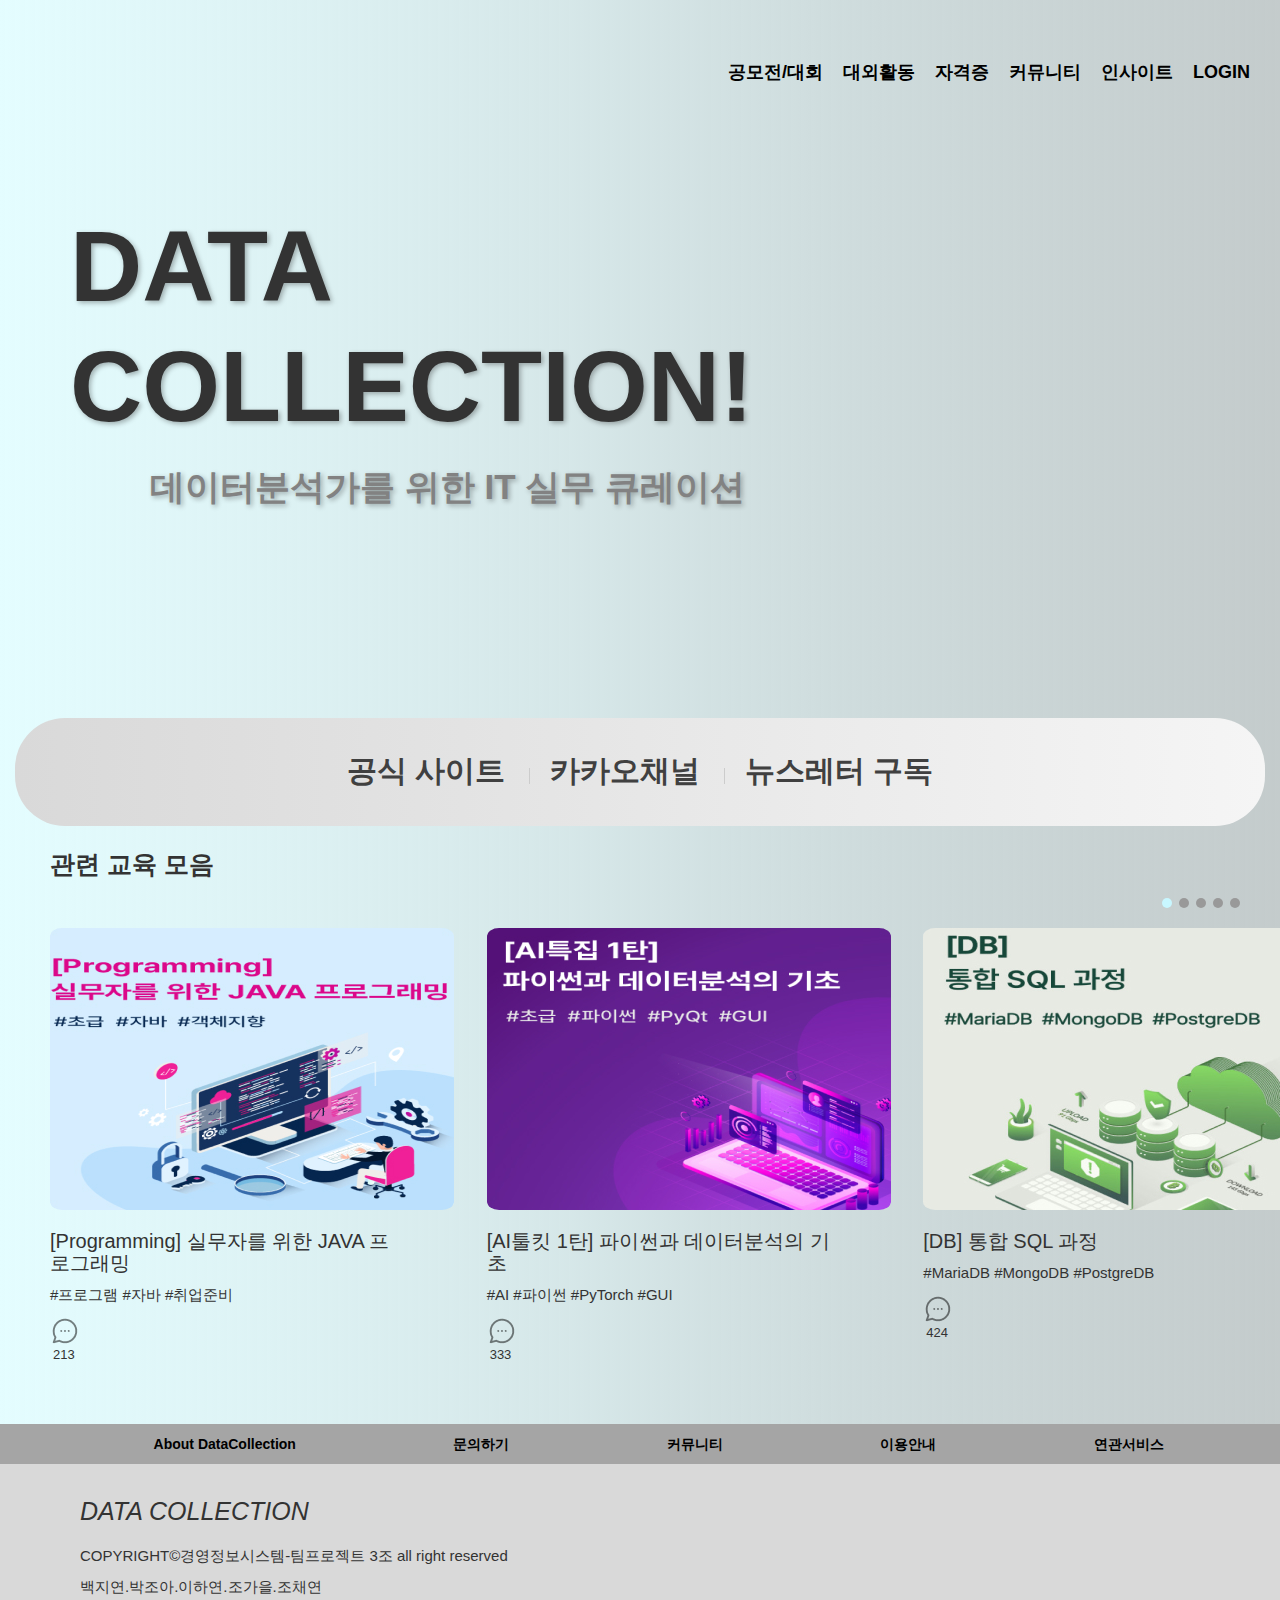
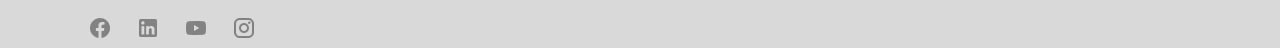
<file: 7page.html>
<!DOCTYPE html>

<head>
  <meta charset="UTF-8" />
  <meta name="viewport" content="width=device-width, initial-scale=1.0" />
  <title>커뮤니티 DataCollection</title>
  <link rel="stylesheet" href="7page.css" />
  <link rel="stylesheet" href="https://maxcdn.bootstrapcdn.com/bootstrap/3.4.1/css/bootstrap.min.css" />
</head>

<body class="bg-1">
  <!-- 네비게이션 바 -->
  <div class="nav-bar">
    <div class="menu-items">
      <a class="menu-item" href="3page.html">공모전/대회</a>
      <a class="menu-item" href="4page.html">대외활동</a>
      <a class="menu-item" href="5page.html">자격증</a>
      <a class="menu-item" href="6page.html">커뮤니티</a>
      <a class="menu-item" href="7page.html">인사이트</a>
      <a class="menu-item" href="2page.html">LOGIN</a>
    </div>
  </div>

  <!-- 페이지 메인 문구들-->
  <div class="content container  data-collection">
    DATA<br />
    COLLECTION!
    <p class="subtext">데이터분석가를 위한 IT 실무 큐레이션</p>
  </div>
  <!-- 여유 공간 추가-->
  <div class="additional-space"></div>
  <!-- 중간에 있는 회색 바 -->
  <div class="bg-2 ">
    <div class=" TAB">
      <a class=" tab-text">공식 사이트</a>
      <a class="divider"></a>
      <a class="tab-text">카카오채널</a>
      <a class="divider"></a>
      <a class="tab-text">뉴스레터 구독</a>
    </div>
  </div>

  <!-- 메인 섹션 -->
  <div class="main_container">
    <h2 class="main_cont_txt">관련 교육 모음</h2>
    <!-- 슬라이드 네비게이션 도트 추가 -->
    <div class="slider-dots">
      <div class="dot active"></div>
      <div class="dot"></div>
      <div class="dot"></div>
      <div class="dot"></div>
      <div class="dot"></div>
    </div>
    <!-- 관련 교육 모음 -->
    <div class="row">
      <!-- 관련 교육_1 -->
      <div class="col-md-4">
        <div class="program">
          <img src=" p7_1.jpg" class="program_img"/>
          <h3 class="main_cont_sub_text">
            [Programming] 실무자를 위한 JAVA 프로그래밍
          </h3>
          <p class="main_cont_sub_text_2">#프로그램 #자바 #취업준비</p>
          <img src=" p7_a.png" />
          <p class="main_cont_like_num">213</p>
        </div>
      </div>
      <!-- 관련 교육_2 -->
      <div class="col-md-4">
        <div class="program">
          <img src=" p7_2.jpg" class="program_img"  />
          <h3 class="main_cont_sub_text">
            [AI툴킷 1탄] 파이썬과 데이터분석의 기초
          </h3>
          <p class="main_cont_sub_text_2">#AI #파이썬 #PyTorch #GUI</p>
          <img src=" p7_a.png" />
          <p class="main_cont_like_num">333</p>
        </div>
      </div>
      <!-- 관련 교육_3 -->
      <div class="col-md-4">
        <div class="program">
          <img src=" p7_3.jpg"class="program_img"/>
          <h3 class="main_cont_sub_text">
            [DB] 통합 SQL 과정
          </h3>
          <p class="main_cont_sub_text_2">#MariaDB #MongoDB #PostgreDB</p>
          <img src=" p7_a.png" />
          <p class="main_cont_like_num">424</p>
        </div>
      </div>
    </div>
  </div>

  <!-- FOOTER -->
    <!-- footer_1-->
    <div class="bg-foot1">
      <a class="foot1-item">About DataCollection</a>
      <a class="foot1-item">문의하기</a>
      <a class="foot1-item" href="6page.html" >커뮤니티</a>
      <a class="foot1-item">이용안내</a>
      <a class="foot1-item">연관서비스</a>

    </div>
    <!-- footer_2 -->
    <div class="bg-foot2 ">
      <p class="foot2-DC">DATA COLLECTION</p>
      <p class="foot2-abc">
        COPYRIGHT&copy;경영정보시스템-팀프로젝트 3조 all right reserved</p>
      <p class="foot2-abc">백지연.박조아.이하연.조가을.조채연</p>
      <img src=" Social Icons.png" />
    </div>
  </body>
</html>
</file>
<file: 1page.css>
* {
  margin: 0;
  padding: 0;
  
}

html,
body {
  font-family: "Inter", sans-serif;
  background-color: #ffffff;
  overflow-x: hidden;
}

.home-p-1 {
  display: flex;
  flex-direction: column;
  width: 100%;
  box-sizing: border-box;
  align-items: center;
  padding: 30px 0 60px 0; /* 상하 여백을 40px로 설정 */
  background: linear-gradient(90deg, #e4fdff 0%, rgba(137, 152, 153, 0.5) 100%);
}

.home-p-2 {
  display: flex;
  flex-direction: column;
  width: 100%;
  box-sizing: border-box;
  align-items: center;
  padding: 20px 0; /* 상하 여백을 40px로 설정 */
}

.bg-1 {
  background: linear-gradient(90deg, #e4fdff 0%, rgba(137, 152, 153, 0.5) 100%);
}

.navigation {
  background-color: white; /* 네비게이션 배경색 */
  margin-bottom: 5px; /* 네비게이션과 캐러셀 사이의 여백을 넓힘 */
  width: 100%;
  box-sizing: border-box;
  padding: 15px 1px; /* 네비게이션 바에 좌우 여백 추가 */
}

.navigation .container {
  display: flex;
  justify-content: space-between; /* 왼쪽과 오른쪽 끝으로 정렬 */
  align-items: center; /* 수직 중앙 정렬 */
}

.menu-items {
  display: flex;
  gap: 20px; /* 메뉴 아이템 간의 간격을 20px로 설정 */
}

.nav-title {
  color: black; /* 텍스트 색상 검정색으로 변경 */
  font-weight: bold; /* 텍스트 굵게 */
  font-size: 25px; /* 텍스트 크기 조정 */
  margin-right: auto; /* 오른쪽 마진을 자동으로 설정하여 왼쪽으로 이동 */
  padding-left: 5px; /* 왼쪽 패딩 추가 */
  font-style: italic;
  color: black;
}

.menu-item {
  color: black; /* 텍스트 색상 검정색으로 변경 */
  font-weight: bold; /* 텍스트 굵게 */
  font-size: 18px; /* 텍스트 크기 조정 */
  text-decoration: none; /* 링크 밑줄 제거 */
}

.carousel {
  position: relative;
  width: 100%;
  background-color: white; /* 캐러셀 배경색 */
  overflow: hidden;
}

.carousel-inner {
  background: none; /* 배경색 제거 */
  min-height: 300px; /* 원하는 높이로 설정 */
  display: flex;
  justify-content: center;
  align-items: center;
}

.carousel .item {
  text-align: center;
  width: 100%;
  display: flex;
  justify-content: center;
  align-items: center;
  min-height: 300px; /* 원하는 높이로 설정 */
}

.carousel .item img {
  max-width: 100%;
  height: auto;
  border-radius: 20px;
  object-fit: contain;
  margin: auto; /* 이미지를 중앙에 배치 */
}
.carousel-control.left,
.carousel-control.right {
  background: none !important; /* 배경 이미지를 제거 */
  filter: none !important; /* 필터를 제거 */
  opacity: 1; /* 불투명도 설정 */
  z-index: 1000; /* 화살표가 다른 요소보다 위에 오도록 설정 */
  width: 5%; /* 화살표 영역 너비 조정 */
}

.carousel-control.left {
  left: 0;
}

.carousel-control.right {
  right: 0;
}

.carousel-control .glyphicon-chevron-left,
.carousel-control .glyphicon-chevron-right {
  font-size: 30px; /* 화살표 크기 */
  color: #000; /* 화살표 색상 */
  background-color: transparent; /* 화살표 배경을 투명으로 설정 */
  border: none; /* 테두리 제거 */
}
.search-input-container {
  width: 100%;
  background-color: #ffffff; /* search-input부터 흰색 배경 적용 */
  display: flex;
  justify-content: center;
}

.search-input-container {
  width: 100%;
  background-color: #ffffff; /* search-input부터 흰색 배경 적용 */
  display: flex;
  justify-content: center;
  margin: 10px 0; /* 상하 간격을 줄이기 위해 margin 값을 조정 */
}

.search-input {
  display: flex;
  align-items: center;
  margin: 30px 85px 49px 85px;
  padding: 20.5px 0 20.5px 11px;
  width: 100%;
  background-color: white;
  border: 1px solid black;
  border-radius: 8px;
}

.search {
  margin-right: 12px;
  width: 24px;
  height: 24px;
}

.label {
  font-size: 20px;
  line-height: 1.2;
  color: black;
}

.cards {
  display: flex;
  justify-content: center; /* 중앙 정렬 */
  margin: 0 87px 42.5px 73px;
  padding: 0 6.5px;
  width: 100%;
}

.customer-quote,
.customer-quote-1,
.customer-quote-2 {
  display: flex;
  flex-direction: column;
  align-items: center;
  justify-content: center;
  padding: 20px;
  width: 350px; /* 너비를 조금 줄임 */
  height: 330px; /* 높이를 조금 줄임 */
  background-color: #ffffff;
  border: 1px solid #f7f7f7;
  border-radius: 50%; /* 동그랗게 만듦 */
  box-shadow: -4px 8px 20px 0px rgba(0, 0, 0, 0.1);
  position: relative; /* 글씨와 이미지를 겹치게 하기 위해 상대 위치로 설정 */
  margin: 5px; /* 동그라미들 사이의 여백을 줄이기 위해 margin 값을 줄임 */
}

.customer-quote .image,
.customer-quote-1 .image,
.customer-quote-2 .image {
  width: 80px; /* 이미지 크기를 조정 */
  height: 80px; /* 이미지 크기를 조정 */
  background-position: center;
  background-size: cover;
  background-repeat: no-repeat;
  position: absolute; /* 이미지 절대 위치로 설정 */
  top: 50%; /* 수직 중앙 정렬 */
  left: 50%; /* 수평 중앙 정렬 */
  transform: translate(-50%, -50%); /* 수평 및 수직 중앙 정렬 */
}

.customer-quote .image {
  background-image: url("공모전icon.png"); /* 이미지 경로 설정 */
}

.customer-quote-1 .image {
  background-image: url("대외활동icon.png"); /* 이미지 경로 설정 */
}

.customer-quote-2 .image {
  background-image: url("자격증icon.png"); /* 이미지 경로 설정 */
}

.container-4,
.container-5,
.container-6 {
  font-size: 25px;
  font-weight: bold; /* 텍스트 크기 조정 */
  position: absolute; /* 텍스트 절대 위치로 설정 */
  top: 90px; /* 텍스트 위치 조정 */
  text-align: center; /* 텍스트 중앙 정렬 */
  width: 100%; /* 텍스트가 박스 전체 너비를 차지하도록 설정 */
}

.container-10 {
  font-size: 30px;
  font-weight: bold;
  bottom: 0;
  color: #4d4a4a;
}
.line-1,
.line-2 {
  width: 100%;
  height: 1px;
  background-color: rgba(0, 0, 0, 0.75);
  margin: 20px 0;
}

.heading {
  display: flex;
  justify-content: center;
  margin: 0 104px 40px 104px;
  width: 100%;
}

.data-collection {
  font-size: 23px;
  font-weight: bold;
  line-height: 1.1;
  color: #000000;
}

.container-7 {
  display: flex;
  justify-content: center; /* 중앙 정렬 */
  align-items: flex-start;
  width: 100%;
}

.group-5 {
  display: flex;
  justify-content: center; /* 중앙 정렬 */
  width: 100%;
  max-width: 1300px; /* 최대 너비 설정 */
  gap: 10px; /* 좌우 컨테이너 간격 줄임 */
}

.left-container {
  flex: 0 0 600px; /* 크기를 고정 */
}

.right-container {
  display: flex;
  flex-direction: column;
  flex: 1;
}

.top-right {
  display: flex;
  justify-content: center; /* 중앙 정렬 */
  margin-bottom: 10px; /* 아래 여백 최소화 */
}

.bottom-right {
  display: flex;
  justify-content: center;
  gap: 10px; /* 좌우 요소 간격 줄임 */
}

.icon-large {
  width: 600px;
  height: 600px;
}

.icon-wide {
  width: 700px;
  height: 300px;
}

.icon-small {
  width: 200px;
  height: 200px;
}

.talk {
  font-size: 20px;
  font-weight: bold;
}
.button {
  padding-top: 10px; /* 글쓰기 버튼 위에 공간 추가 */
}
.container-8 {
  display: flex;
  justify-content: space-between; /* 좌우로 정렬 */
  width: 100%;
  padding: 20px; /* 원하는 여백 설정 */
}

.chat-container {
  flex: 0 0 40%; /* 크기를 40%로 고정 */
  margin-left: 400px; /* 왼쪽 여백 */
}

.list-card {
  flex: 0 0 30%; /* 크기를 55%로 고정 */
  display: flex;
  flex-direction: column;
  align-items: center; /* 중앙 정렬 */
}

.dctl {
  width: 100%; /* 이미지의 너비를 조정 */
  height: auto; /* 이미지의 높이를 자동 조정 */
}

.chat-bubble {
  margin-bottom: 10px;
  padding: 10px 15px;
  border-radius: 20px;
  margin-bottom: 10px;
  display: inline-block;
  max-width: 80%; /* 채팅 버블 사이의 간격 */
}

.input-group {
  margin-top: 10px; /* 입력 그룹의 위쪽 간격 */
}

.chat-container {
  border: 1px solid #e0e0e0;
  border-radius: 15px;
  padding: 20px;
  display: flex;
  flex-direction: column;
}

.chat-bubble.sent {
  background-color: #000;
  color: #fff;
  align-self: flex-end;
}
.chat-bubble.received {
  background-color: #e9e9eb;
  color: #000;
  align-self: flex-start;
}
.input-group .form-control {
  border-radius: 20px;
  padding: 10px;
}
.input-group-btn img {
  width: 24px;
  height: 24px;
}
.space-below {
  margin-bottom: 50px; /* 추가 여백 */
}



/*
 FOOTER 
 */

/* footer_1 */
.bg-foot1 {
  background-color: #a5a5a5;
  margin-top: 50px;
  padding-top: 10px;
  padding-bottom: 10px;
}
/* footer_1_글씨*/
.foot1-item {
  color: black;
  font-weight: bold;
  text-decoration:none;
  padding-left:12%
}
/* footer_2_연한회색블럭*/
.bg-foot2 {
  background-color: #d9d9d9;
  padding-left: 80px;
  padding-top: 30px;
}

/* footer_2_DATA COLLECTION 글씨 기울기 적용 */
.foot2-DC{ 
    font-style: italic;
    font-size: 25px;
    padding-bottom: 5px;
}
/*footer_2_나머지 글씨 사이즈*/
.foot2-abc{
  font-size: 15px;
}
</file>
<file: 2page.css>
body {
  display: flex; /* Flexbox 레이아웃 */
  justify-content: center; /* 수평 중앙 정렬 */
  align-items: center; /* 수직 중앙 정렬 */
  height: 100vh; /* 화면 전체 높이 */
  margin: 0; /* 기본 여백 제거 */
  font-family: Arial, sans-serif; /* 폰트 설정 */
  background-color: #fafafa; /* 배경 색상 */
}

.logo {
  width: 100%;
  display: block;
  margin: 0 auto; /* 중앙 정렬 */
}

.loginBox,
.signupBox {
  background: #fff; /* 배경 흰색 */
  padding: 40px; /* 내부 여백 */
  border-radius: 10px; /* 둥근 테두리 */
  box-shadow: 0 0 10px rgba(0, 0, 0, 0.1); /* 그림자 효과 */
  text-align: center; /* 텍스트 중앙 정렬 */
  width: 100%;
  max-width: 400px; /* 최대 너비 */
}

.loginBox .logo,
.signupBox .logo {
  width: 175px; /* 로고 너비 */
  margin-bottom: 20px; /* 아래 여백 */
}

.loginForm .inputBox,
.signupForm input {
  width: 100%; /* 입력 상자 너비 */
  padding: 10px; /* 내부 여백 */
  margin: 10px 0; /* 상하 여백 */
  border: 1px solid #ccc; /* 테두리 색상 */
  border-radius: 5px; /* 둥근 테두리 */
  box-sizing: border-box; /* 박스 크기 계산 방식 */
}

.loginForm .buttonBox button,
.signupForm button {
  width: 100%; /* 버튼 너비 */
  padding: 10px; /* 내부 여백 */
  margin-top: 10px; /* 상단 여백 */
  border: none; /* 테두리 없음 */
  border-radius: 5px; /* 둥근 테두리 */
  background-color: #3c4140; /* 배경색 */
  color: #fff; /* 텍스트 색상 */
  font-size: 16px; /* 폰트 크기 */
  cursor: not-allowed; /* 기본 커서 상태 */
}

.loginForm .buttonBox button:enabled,
.signupForm button:enabled {
  cursor: pointer; /* 활성화된 버튼 커서 */
}

.loginForm .buttonBox button.disabled,
.signupForm button.disabled {
  background-color: #a0d1f0; /* 비활성화된 버튼 배경색 */
}

.loginForm .buttonBox button.enabled,
.signupForm button.enabled {
  background-color: #3897f0; /* 활성화된 버튼 배경색 */
}

.loginBox .orBox,
.signupBox .orBox {
  display: flex; /* Flexbox 레이아웃 */
  align-items: center; /* 수직 정렬 */
  margin: 20px 0; /* 상하 여백 */
}

.loginBox .orBox hr,
.signupBox .orBox hr {
  flex: 1; /* Flexbox 아이템 확장 */
  border: none; /* 기본 테두리 제거 */
  border-top: 1px solid #ccc; /* 상단 테두리 */
  margin: 0 10px; /* 좌우 여백 */
}

.loginBox .orBox span,
.signupBox .orBox span {
  font-size: 12px; /* 폰트 크기 */
  color: #999; /* 텍스트 색상 */
}

.toFacebook a,
.forgetPw a,
.toJoin a {
  color: #3897f0; /* 링크 색상 */
  text-decoration: none; /* 밑줄 제거 */
}

.toJoin {
  margin-top: 20px; /* 상단 여백 */
}

.policy {
  font-size: 12px; /* 폰트 크기 */
  color: #999; /* 텍스트 색상 */
  margin-top: 20px; /* 상단 여백 */
  line-height: 1.5; /* 줄 간격 */
}

.signupForm button.disabled {
  background-color: #a0d1f0; /* 비활성화된 버튼 배경색 */
  cursor: not-allowed; /* 비활성화된 커서 */
}

.signupForm button.enabled {
  background-color: #3897f0; /* 활성화된 버튼 배경색 */
  cursor: pointer; /* 활성화된 커서 */
}
</file>
<file: 3page.css>
/* STYLE */


/* 
BODY 전체 글꼴 추가
*/

.body {
    font-family: 'Inter', sans-serif;
}
/*홈이동, 커뮤니티, 인사이트, 로그인 이동(action)*/
.container_p345{
    display: flex;
    position: absolute;
    right: 0;
    margin: 16px;
    padding: 20px 20px 0 0 ;
}
/*컨테이너  */
.container {
    display: flex;
    background-color: #FFFFFF;
    padding: 24px 64px 20px 0;
}
/*사이드바(공모전/대회, 대외활동/ 자격증 칸) 조정  */ 
.sidebar {
    display: flex;
    flex-direction: column;
    margin: 100px 80px 0 0;
    padding-left: 150px;
    padding-top: 10px;

}
/*메뉴아이템,홈이동, 커뮤니티, 인사이트, 로그인 이동(action)*/
.menu-item {
    border-radius: 8px;
    background-color: #FFFFFF;
    padding: 8px 16px;
    margin-bottom: 10px;
    font-weight: 600;
    font-size: 16px;
    line-height: 1.5;
    color: #000000;
    text-decoration: none;
}

/* menu-item active 된거 백그라운드 컬러 주기 */ 
.menu-item.active {
    background-color: #efefef;
}

.content {
    display: flex;
    flex-direction: column;
    width: calc(100% - 134px);
}

.header {
    display: flex;
    flex-direction: column;
    margin-bottom: 20px;
    padding-top: 20PX;
}

/*search-filter 설정 */ 
.search-filter {
    padding-top: 10px;
    margin-right: 8px;
}

.header {
    display: flex;
    flex-direction: column;
    margin-bottom: 90px;
}


/*오른쪽 아이콘들, p345_header_icon 설정 */ 
.p345_header_icons{
    position: absolute;
    top: 0;
    right: 0;
    margin: 16px;
    padding: 60px 20px 0 0 ;
}




/* 
표부분

시작
*/


.main-content {
    display: flex;
    margin: 0 0 61px 135px;
    width: 1173px; 
}
/* MAIN CONTENT 이미지 */
.images {
    display: flex;
    flex-direction: column;
    align-items: center;
    width: 170px;
    margin-right: 68px;
}


/* MAIN CONTENT list */
.list {
    display: flex;
    flex-direction: column;
    width: 1700px;

}
/* MAIN CONTENT, 표상단/ list-header */
.list-header {
    display: flex;
    justify-content: space-between;
    align-items: center;
    padding: 10px 0 10px 230px;
    border-top: 1px solid #E0E0E0;
}

/* MAIN CONTENT list */
.list-item {
    display: flex;
    align-items:center;
    justify-content: space-between;
    padding: 15px 0 15px 100px;
    border-top: 1px solid #E0E0E0; 

}
/*대외활동 아이콘 설정 */ 
.icon4,.icon5, .icon6 {
    width: 150px;
    height: 150px;
    margin-left: -250px
}






/*page-number
*/

.pagination {
    display: flex;
    justify-content: center;
    /* This centers the children (page-number elements) horizontally */
    align-items: center;
    /* This vertically centers the children if needed */
    width: 100%;
    /* Ensures the container takes full width of its parent for better center alignment */
    margin-top: 8px;
}
/*page-number 조정*/
.page-number {
    font-size: 20px;
    font-weight: 600;
    color: #C0C0C0;
    margin-right: 16px;   /* Space between page numbers */
}


/*page-number active 컬러 조정*/
.page-number.active {
    color: #000000;
    /* Active page number color */
}













/*
 FOOTER 
 */

/* footer_1 */
.bg-foot1 {
    background-color: #a5a5a5;
    margin-top: 50px;
    padding-top: 10px;
    padding-bottom: 10px;
  }
  /* footer_1_글씨*/
  .foot1-item {
    color: black;
    font-weight: bold;
    text-decoration:none;
    padding-left:12%
  }
  /* footer_2_연한회색블럭*/
  .bg-foot2 {
    background-color: #d9d9d9;
    padding-left: 80px;
    padding-top: 30px;
  }
  
  /* footer_2_DATA COLLECTION 글씨 기울기 적용 */
  .foot2-DC{ 
      font-style: italic;
      font-size: 25px;
      padding-bottom: 5px;
  }
  /*footer_2_나머지 글씨 사이즈*/
  .foot2-abc{
    font-size: 15px;
  }
</file>
<file: 4page.css>
/* STYLE */


/* 
BODY 전체 글꼴 추가
*/

.body {
    font-family: 'Inter', sans-serif;
}
/*홈이동, 커뮤니티, 인사이트, 로그인 이동(action)*/
.container_p345{
    display: flex;
    position: absolute;
    right: 0;
    margin: 16px;
    padding: 20px 20px 0 0 ;
}
/*컨테이너  */
.container {
    display: flex;
    background-color: #FFFFFF;
    padding: 24px 64px 20px 0;
}
/*사이드바(공모전/대회, 대외활동/ 자격증 칸) 조정  */ 
.sidebar {
    display: flex;
    flex-direction: column;
    margin: 100px 80px 0 0;
    padding-left: 150px;
    padding-top: 10px;

}
/*메뉴아이템,홈이동, 커뮤니티, 인사이트, 로그인 이동(action)*/
.menu-item {
    border-radius: 8px;
    background-color: #FFFFFF;
    padding: 8px 16px;
    margin-bottom: 10px;
    font-weight: 600;
    font-size: 16px;
    line-height: 1.5;
    color: #000000;
    text-decoration: none;
}

/* menu-item active 된거 백그라운드 컬러 주기 */ 
.menu-item.active {
    background-color: #efefef;
}

.content {
    display: flex;
    flex-direction: column;
    width: calc(100% - 134px);
}

.header {
    display: flex;
    flex-direction: column;
    margin-bottom: 20px;
    padding-top: 20PX;
}

/*search-filter 설정 */ 
.search-filter {
    padding-top: 10px;
    margin-right: 8px;
}

.header {
    display: flex;
    flex-direction: column;
    margin-bottom: 90px;
}


/*오른쪽 아이콘들, p345_header_icon 설정 */ 
.p345_header_icons{
    position: absolute;
    top: 0;
    right: 0;
    margin: 16px;
    padding: 60px 20px 0 0 ;
}





/* MAIN CONTENT
 시작 */

.main-content {
    display: flex;
    margin: 0 0 61px 135px;
    width: 1173px; 
}
/* MAIN CONTENT 이미지 */
.images {
    display: flex;
    flex-direction: column;
    align-items: center;
    width: 170px;
    margin-right: 68px;
}


/* MAIN CONTENT list */
.list {
    display: flex;
    flex-direction: column;
    width: 1700px;

}
/* MAIN CONTENT, 표상단/ list-header */
.list-header {
    display: flex;
    justify-content: space-between;
    align-items: center;
    padding: 10px 0 10px 230px;
    border-top: 1px solid #E0E0E0;
}

/* MAIN CONTENT list */
.list-item {
    display: flex;
    align-items:center;
    justify-content: space-between;
    padding: 15px 0 15px 100px;
    border-top: 1px solid #E0E0E0; 

}
/*대외활동 아이콘 설정 */ 
.icon4,.icon5, .icon6 {
    width: 150px;
    height: 150px;
    margin-left: -250px
}






/*page-number
*/

.pagination {
    display: flex;
    justify-content: center;
    /* This centers the children (page-number elements) horizontally */
    align-items: center;
    /* This vertically centers the children if needed */
    width: 100%;
    /* Ensures the container takes full width of its parent for better center alignment */
    margin-top: 8px;
}
/*page-number 조정*/
.page-number {
    font-size: 20px;
    font-weight: 600;
    color: #C0C0C0;
    margin-right: 16px;   /* Space between page numbers */
}


/*page-number active 컬러 조정*/
.page-number.active {
    color: #000000;
    /* Active page number color */
}










/*
 FOOTER 
 */

/* footer_1 */
.bg-foot1 {
    background-color: #a5a5a5;
    margin-top: 50px;
    padding-top: 10px;
    padding-bottom: 10px;
  }
  /* footer_1_글씨*/
  .foot1-item {
    color: black;
    font-weight: bold;
    text-decoration:none;
    padding-left:12%
  }
  /* footer_2_연한회색블럭*/
  .bg-foot2 {
    background-color: #d9d9d9;
    padding-left: 80px;
    padding-top: 30px;
  }
  
  /* footer_2_DATA COLLECTION 글씨 기울기 적용 */
  .foot2-DC{ 
      font-style: italic;
      font-size: 25px;
      padding-bottom: 5px;
  }
  /*footer_2_나머지 글씨 사이즈*/
  .foot2-abc{
    font-size: 15px;
  }
</file>
<file: 6page.css>
/* STYLE */


/* 
BODY 전체 글꼴 추가
*/
body {
    font-family: "Arial", sans-serif;
}


/* 
NAVIGATION BAR - 
DATACOLLECTION만 있음 
  */
.navbar {
    display: flex; 
    padding: 10px 0 0 30px ; /* 패딩 조정 : 순서대로 위, 오른, 아래, 왼 (시계방향) */
    font-size: 25px; /* TXT 사이즈 */
    font-style: italic  /* 글씨체 기울어짐 */
}
/* navbar 글씨 CSS */
.DATACOLLECION_HOME { 
    color: black;
    text-decoration: none;  /* 하이퍼링크텍스트 아래있는 선 제거 -> text deco 제거 */
    padding-top: 40px; 
    padding-left: 40px; 
    font-weight: bolder;
}



/* 
footer제외 전체 컨텐츠에 적용함
*/
.content {
    padding-top: 70px;
    padding-left: 80px;
    padding-right: 80px;
    font-weight: bold;
    /* 패딩 넣고, 글씨 두껍게 적용함 */
}



/* 
SECTION1
- 왼쪽 탭 부분  
*/

/* 커뮤니티 택스트 조절*/
.TEXT_COMMUNITY {
    font-weight: bolder;
    font-size: 20px;
    padding-top: 40px;
    margin-bottom: 40px;
}
/* 검색 스크랩  / 나머지 3개 카테고리 사이의 공간 넣어줌*/
.CATEGORY{
    padding-bottom: 30px;
}



/* 
영역 세개로 구분해주는 세로선 0 | 0 | 0 이렇게!
 */
.border-l {
    border-left: 1px solid #e0e0e0;     /* 왼쪽에 1px짜리 하나 */
    border-right: 1px solid #e0e0e0;    /* 오른쪽에 1px짜리 하나 */
    height: 100%;                         /* 세로선을 전체 높이로 설정 */
}




/* 
SECTION2 - POST 피드 부분 
*/

/* 대외활동HEADER */
.HEADER_ACTIVITY {
    font-weight: bold;
    font-size: 30px;
    margin-bottom: 30px; /* 아래 공간 30PX */
}

/* 각각의 피드 1개 구성 */
.post-container {
    margin-left: 20px;    /* 왼쪽에 공간 추가 */
    border-bottom: 1px solid #e0e0e0; /* 중앙 부분 피드 아래마다 있는 가로선임 */
    width: 95%; /* 넓이 */
    padding-top: 10px;
    padding-bottom: 10px;
}
/* POST-프로필(사진_이름_올린시간 묶음)*/
.post-header {
    display: flex;
    align-items: center;
    margin-bottom: 10px;
}
/*POST-프로필(사진 사각->원형)*/
.profile-img{
    border-radius: 50%; 
}
/*POST-프로필(올린시간 글짜 색-회색으로 변경)*/
.text_hour{
    color: grey;
}
/* POST-프로필-글씨=위치조절 EX) 가을 / 3 min ago */
.post-header-text {
    margin-left: 10px;
    padding-top: 10px;
}
/* POST-내용(글) 위치 조절*/
.post_text {
    padding-top: 10px;
    padding-left: 50px;
}

/*글쓰기 버튼 : 위에 공간추가, 오른쪽으로 붙이기*/
.button {
    padding-top: 10px; 
    text-align: end; 
    /
}

/*  */
/* SECTION3 */
/* 대외활동 */

/* 아래에 여백 추가하기*/
.space_b {
    margin-bottom: 50px;
}

/*채팅 컨테이너*/
.chat-container {
    border: 1px solid #e0e0e0;
    border-radius: 15px;
    padding: 20px;
    margin-left: 20px;
    display: flex;
    flex-direction: column;
}

/*실시간 TALK 글씨 및 아래에 여백 추가*/
.txt_talk {
    font-weight: bold;
    font-size: 20px;
    padding-bottom: 10px;
}


/*채팅 버블 조절*/
.chat-bubble {
    padding: 10px 15px;
    border-radius: 20px;
    margin-bottom: 10px;
    display: inline-block;
    max-width: 80%;
}

/*보낸채팅_검정색에 흰색글씨_ 오른쪽에 붙이기 */
.chat-bubble.sent {
    background-color: #000;
    color: #fff;
    align-self: flex-end;
}
/*받은채팅_연회색에 검정글씨_ 왼쪽에 붙이기 */
.chat-bubble.received {
    background-color: #e9e9eb;
    color: #000;
    align-self: flex-start;
}
/*채팅 입력창*/
.input.form-control {
    border-radius: 20px;
    padding: 10px;
}
/*전송버튼*/
.input-btn img {
    width: 24px;
    height: 24px;
}










/*
 FOOTER 
 */

/* footer_1 */
.bg-foot1 {
    background-color: #a5a5a5;
    margin-top: 50px;
    padding-top: 10px;
    padding-bottom: 10px;
  }
  /* footer_1_글씨*/
  .foot1-item {
    color: black;
    font-weight: bold;
    text-decoration:none;
    padding-left:12%
  }
  /* footer_2_연한회색블럭*/
  .bg-foot2 {
    background-color: #d9d9d9;
    padding-left: 80px;
    padding-top: 30px;
  }
  
  /* footer_2_DATA COLLECTION 글씨 기울기 적용 */
  .foot2-DC{ 
      font-style: italic;
      font-size: 25px;
      padding-bottom: 5px;
  }
  /*footer_2_나머지 글씨 사이즈*/
  .foot2-abc{
    font-size: 15px;
  }
</file>
<file: 7page.css>
/* style */

/* body */



/* 그라데이션 배경 */
.bg-1 {
  background: linear-gradient(90deg, #e4fdff 0%, rgba(137, 152, 153, 0.5) 100%);
  width: 100%;
  min-height: 100vh;
  position: relative;
  padding-top: 60px;
  margin: 0;
  box-sizing: border-box;
}

/* NAVIGATION 맨위 오른쪽 */
.nav-bar {
  display: flex;
  width: 100%;
  /* 넓이 100% 기준 */
  justify-content: flex-end;
  /* 위치 오른쪽 고정 */
  padding: 0 30px;
  /* 공간 추가 위, 오른쪽*/
  top: 0;
  text-decoration: none;
  /* 테스트 데코 제거 */
}

.menu-items {
  display: flex;
  gap: 20px;
  /* 메뉴 아이템 간의 간격을 20px로 설정 */
}

.menu-item {
  color: black;
  /* 텍스트 색상 검정색으로 변경 */
  font-weight: bold;
  /* 텍스트 굵게 */
  font-size: 18px;
  /* 텍스트 크기 조정 */
  text-decoration: none;
  /* 링크 밑줄 제거 */
}


/* Data Collection 글씨 */
.data-collection {
  font-size: 100px;
  /* 글씨 크기 */
  font-weight: 750;
  /* 글씨 두께 고정 */
  line-height: 1.2;
  /* 라인 높이 설정 */
  text-align: left;
  /* 글씨 위치 왼쪽 */
  margin-top: 40px;
  padding-top: 80px;
  /* 위 배경 공간 */
  padding-left: 180px;
  /* 왼쪽 공간 */
  text-shadow: 2px 2px 5px rgba(0, 0, 0, 0.3);
  /* 그림자 추가 */
}
/* Data Collection 아래 문구 */
.subtext {
  font-size: 35px;
  color: #828282;
  margin-top: 20px;
  padding-left: 80px;
  /* 공간 추가 */
}


/* 여유공간 추가 */
.additional-space {
  margin-top: 200px;
}
/* 탭 섹션 색상(회색 그라데이션)*/
.bg-2 {
  background: linear-gradient(90deg, #d9d9d9 0%, #f5f5f5 100%);
  border-radius: 50px;
  height: 108px;
  display: flex;
  justify-content: center;
  align-items: center;
  margin: 0 15px;
  /* 가운데 정렬 */
}
/* 탬 0|0|0 처럼 나누는 세로선 추가 */
.divider {
  border-left: 1px solid #ccc; /* 왼쪽에 선 추가, 1px */
  height: 40px;
  margin: 0 20px;
}
/* 탭 (회색 박스) 속 글 */
.tab-text {
  font-size: 30px;
  font-weight: 600;/* 두께 조정 */
  padding-top: 10px;
  color: #404040;
}

/* slide dots  오른쪽 중간에 ooooo만들기 */
.slider-dots {
  display: flex;
  justify-content: right;
  margin-top: 20px;
  margin-bottom: 20px;
  margin-right: 40px;
  gap: 7px;
  
}
/* 도트들 각각의 형태 */
.slider-dots .dot {
  width: 10px;
  height: 10px;
  background-color: #999999;
  border-radius: 50%;
  padding: 0 5px;
  transition: background-color 0.3s;
}
/* 엑티브 도트 형태 */
.slider-dots .dot.active {
  background-color: #c8f7ff;
}



/* main_container - 관련 교육 모음 */
.program{
  margin-left: 50px;
}
/* 관련 교육 모음 텍스트 */
.main_cont_txt{
  font-size: 25px;
  font-weight: 600;
  padding:5px 0 0 50px;
}
.program_img{
border-radius: 3%;
}

/* 교육이름 텍스트 */
.main_cont_sub_text{
  font-size: 20px;
}
/* #텍스트 */
.main_cont_sub_text_2{
  font-size: 15px;
}
/* 댓글 갯수 텍스트 */
.main_cont_like_num{
  font-size: 13px;
  padding-left: 3px; /* 위치조정 */
}



/*
 FOOTER 
 */

/* footer_1 */
.bg-foot1 {
  background-color: #a5a5a5;
  margin-top: 50px;
  padding-top: 10px;
  padding-bottom: 10px;
}
/* footer_1_글씨*/
.foot1-item {
  color: black;
  font-weight: bold;
  text-decoration:none;
  padding-left:12%
}
/* footer_2_연한회색블럭*/
.bg-foot2 {
  background-color: #d9d9d9;
  padding-left: 80px;
  padding-top: 30px;
}

/* footer_2_DATA COLLECTION 글씨 기울기 적용 */
.foot2-DC{ 
    font-style: italic;
    font-size: 25px;
    padding-bottom: 5px;
}
/*footer_2_나머지 글씨 사이즈*/
.foot2-abc{
  font-size: 15px;
}
</file>
